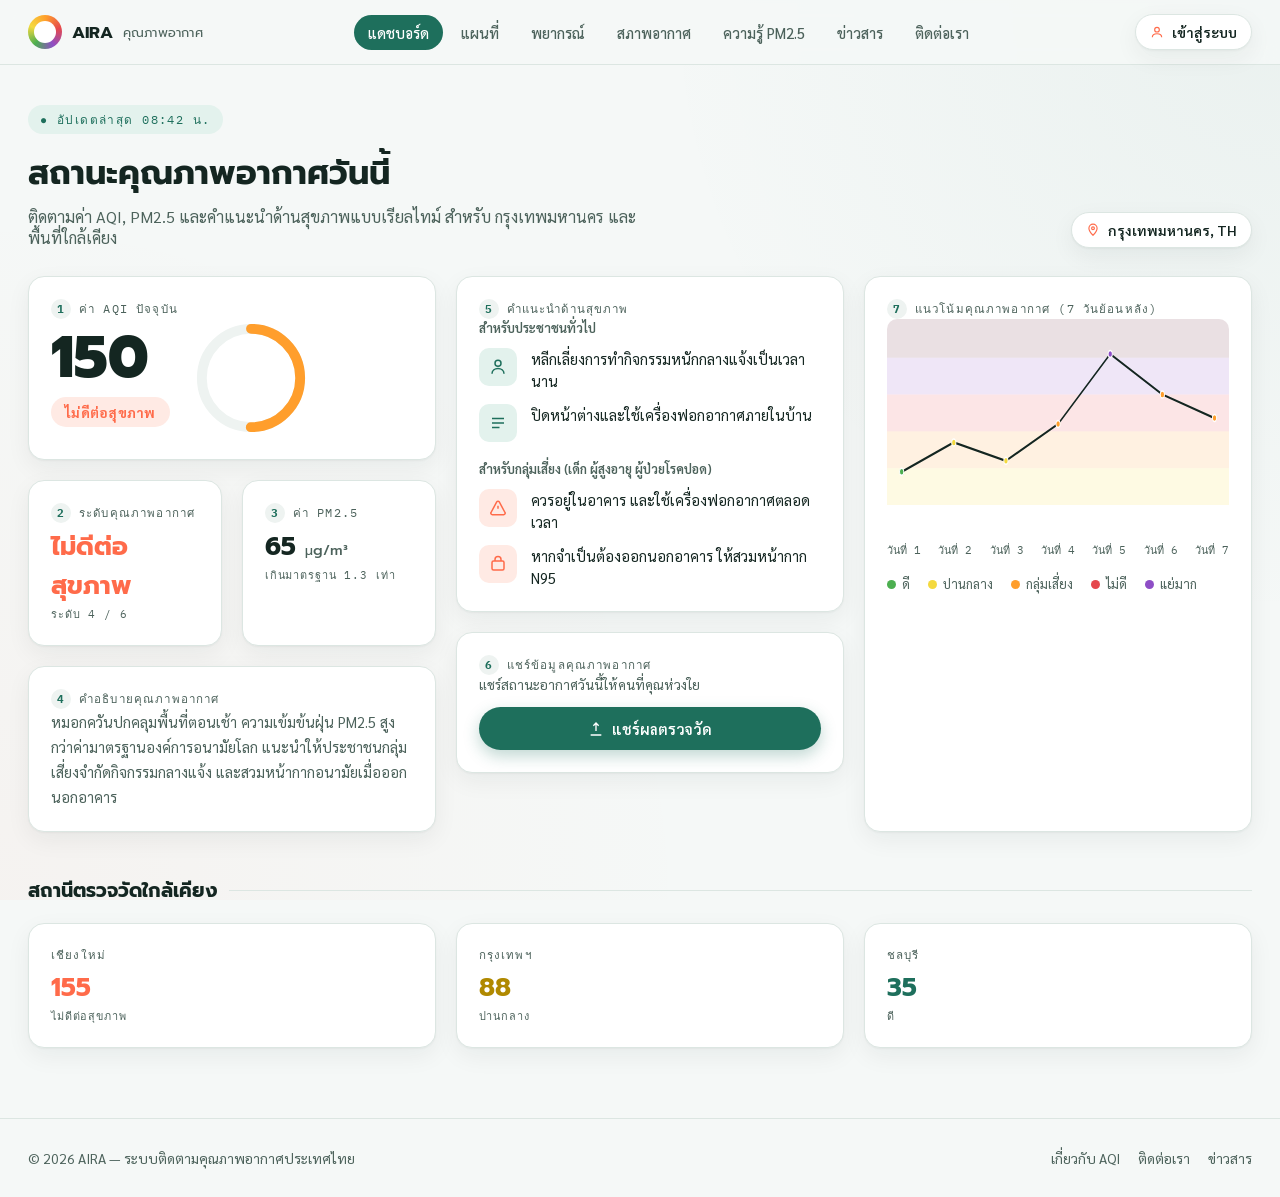
<file: index.html>
<!doctype html>
<html lang="th">
<head>
<meta charset="UTF-8">
<meta name="viewport" content="width=device-width, initial-scale=1.0">
<title>AIRA — แดชบอร์ดคุณภาพอากาศ</title>
<link rel="stylesheet" href="style.css">
</head>
<body>

<header class="topbar">
  <div class="topbar-inner">
    <a href="index.html" class="brand"><span class="brand-mark"></span> AIRA <span style="color:var(--ink-soft);font-weight:400;font-size:.8rem;">คุณภาพอากาศ</span></a>
    <nav class="nav-links">
      <a href="index.html" class="active">แดชบอร์ด</a>
      <a href="map.html">แผนที่</a>
      <a href="forecast.html">พยากรณ์</a>
      <a href="weather.html">สภาพอากาศ</a>
      <a href="knowledge.html">ความรู้ PM2.5</a>
      <a href="news.html">ข่าวสาร</a>
      <a href="contact.html">ติดต่อเรา</a>
    </nav>
    <div class="nav-right">
      <a href="login.html" class="location-pill" style="cursor:pointer;">
        <svg viewBox="0 0 24 24" fill="none" stroke="currentColor" stroke-width="2"><circle cx="12" cy="8" r="4"/><path d="M4 21c0-4 4-6 8-6s8 2 8 6"/></svg>
        เข้าสู่ระบบ
      </a>
      <button class="menu-btn" aria-label="เมนู">
        <svg width="22" height="22" viewBox="0 0 24 24" fill="none" stroke="currentColor" stroke-width="2"><path d="M3 6h18M3 12h18M3 18h18"/></svg>
      </button>
    </div>
  </div>
</header>

<main class="shell">
  <div class="page-head">
    <span class="eyebrow">● อัปเดตล่าสุด 08:42 น.</span>
    <div style="display:flex;align-items:flex-end;justify-content:space-between;gap:16px;flex-wrap:wrap;">
      <div>
        <h1>สถานะคุณภาพอากาศวันนี้</h1>
        <p class="sub">ติดตามค่า AQI, PM2.5 และคำแนะนำด้านสุขภาพแบบเรียลไทม์ สำหรับ กรุงเทพมหานคร และพื้นที่ใกล้เคียง</p>
      </div>
      <div class="location-pill">
        <svg viewBox="0 0 24 24" fill="none" stroke="currentColor" stroke-width="2"><path d="M12 21s7-6.5 7-12a7 7 0 1 0-14 0c0 5.5 7 12 7 12z"/><circle cx="12" cy="9" r="2.4"/></svg>
        กรุงเทพมหานคร, TH
      </div>
    </div>
  </div>

  <div class="grid g-3">

    <!-- Column 1 -->
    <div style="display:flex;flex-direction:column;gap:20px;">
      <div class="card">
        <div class="card-title"><span class="num">1</span>ค่า AQI ปัจจุบัน</div>
        <div class="aqi-hero">
          <div>
            <div class="aqi-number">150</div>
            <span class="aqi-badge" style="background:var(--coral-tint);color:var(--coral);">ไม่ดีต่อสุขภาพ</span>
          </div>
          <div class="ring-wrap" data-gauge="150" data-max="300">
            <svg viewBox="0 0 120 120" width="118" height="118">
              <circle class="ring-bg" cx="60" cy="60" r="50"/>
              <circle class="ring-fg" cx="60" cy="60" r="50"/>
            </svg>
          </div>
        </div>
      </div>

      <div class="grid" style="grid-template-columns:1fr 1fr;">
        <div class="card">
          <div class="card-title"><span class="num">2</span>ระดับคุณภาพอากาศ</div>
          <div class="stat-box">
            <div class="value" style="color:var(--coral);">ไม่ดีต่อสุขภาพ</div>
            <div class="label">ระดับ 4 / 6</div>
          </div>
        </div>
        <div class="card">
          <div class="card-title"><span class="num">3</span>ค่า PM2.5</div>
          <div class="stat-box">
            <div class="value">65 <small>µg/m³</small></div>
            <div class="label">เกินมาตรฐาน 1.3 เท่า</div>
          </div>
        </div>
      </div>

      <div class="card">
        <div class="card-title"><span class="num">4</span>คำอธิบายคุณภาพอากาศ</div>
        <p style="font-size:.92rem;line-height:1.7;color:var(--ink-soft);">
          หมอกควันปกคลุมพื้นที่ตอนเช้า ความเข้มข้นฝุ่น PM2.5 สูงกว่าค่ามาตรฐานองค์การอนามัยโลก แนะนำให้ประชาชนกลุ่มเสี่ยงจำกัดกิจกรรมกลางแจ้ง และสวมหน้ากากอนามัยเมื่อออกนอกอาคาร
        </p>
      </div>
    </div>

    <!-- Column 2 -->
    <div style="display:flex;flex-direction:column;gap:20px;">
      <div class="card">
        <div class="card-title"><span class="num">5</span>คำแนะนำด้านสุขภาพ</div>
        <p style="font-size:.8rem;font-weight:600;color:var(--ink-soft);margin-bottom:12px;">สำหรับประชาชนทั่วไป</p>
        <div class="advisory">
          <div class="ic">
            <svg width="18" height="18" viewBox="0 0 24 24" fill="none" stroke="currentColor" stroke-width="2"><circle cx="12" cy="7" r="4"/><path d="M4 21c0-4.5 4-7 8-7s8 2.5 8 7"/></svg>
          </div>
          <p>หลีกเลี่ยงการทำกิจกรรมหนักกลางแจ้งเป็นเวลานาน</p>
        </div>
        <div class="advisory">
          <div class="ic">
            <svg width="18" height="18" viewBox="0 0 24 24" fill="none" stroke="currentColor" stroke-width="2"><path d="M4 12h16M4 6h16M4 18h10"/></svg>
          </div>
          <p>ปิดหน้าต่างและใช้เครื่องฟอกอากาศภายในบ้าน</p>
        </div>

        <p style="font-size:.8rem;font-weight:600;color:var(--ink-soft);margin:18px 0 12px;">สำหรับกลุ่มเสี่ยง (เด็ก ผู้สูงอายุ ผู้ป่วยโรคปอด)</p>
        <div class="advisory">
          <div class="ic warn">
            <svg width="18" height="18" viewBox="0 0 24 24" fill="none" stroke="currentColor" stroke-width="2"><path d="M12 9v4M12 17h.01M10.3 3.9 2.7 18a2 2 0 0 0 1.7 3h15.2a2 2 0 0 0 1.7-3L13.7 3.9a2 2 0 0 0-3.4 0Z"/></svg>
          </div>
          <p>ควรอยู่ในอาคาร และใช้เครื่องฟอกอากาศตลอดเวลา</p>
        </div>
        <div class="advisory">
          <div class="ic warn">
            <svg width="18" height="18" viewBox="0 0 24 24" fill="none" stroke="currentColor" stroke-width="2"><rect x="4" y="8" width="16" height="12" rx="2"/><path d="M8 8V6a4 4 0 0 1 8 0v2"/></svg>
          </div>
          <p>หากจำเป็นต้องออกนอกอาคาร ให้สวมหน้ากาก N95</p>
        </div>
      </div>

      <div class="card">
        <div class="card-title"><span class="num">6</span>แชร์ข้อมูลคุณภาพอากาศ</div>
        <p style="font-size:.85rem;color:var(--ink-soft);margin-bottom:14px;">แชร์สถานะอากาศวันนี้ให้คนที่คุณห่วงใย</p>
        <button class="btn btn-primary btn-block">
          <svg width="16" height="16" viewBox="0 0 24 24" fill="none" stroke="currentColor" stroke-width="2"><path d="M12 3v12M8 7l4-4 4 4M4 21h16"/></svg>
          แชร์ผลตรวจวัด
        </button>
      </div>
    </div>

    <!-- Column 3 -->
    <div class="card">
      <div class="card-title"><span class="num">7</span>แนวโน้มคุณภาพอากาศ (7 วันย้อนหลัง)</div>
      <div class="chart-wrap" id="trendChart"></div>
      <div class="aqi-legend" style="margin-top:16px;">
        <span><i class="dot" style="background:var(--aqi-good);"></i>ดี</span>
        <span><i class="dot" style="background:var(--aqi-moderate);"></i>ปานกลาง</span>
        <span><i class="dot" style="background:var(--aqi-sensitive);"></i>กลุ่มเสี่ยง</span>
        <span><i class="dot" style="background:var(--aqi-unhealthy);"></i>ไม่ดี</span>
        <span><i class="dot" style="background:var(--aqi-verybad);"></i>แย่มาก</span>
      </div>
    </div>

  </div>

  <div class="section-title"><h2>สถานีตรวจวัดใกล้เคียง</h2></div>
  <div class="grid g-3">
    <div class="card">
      <div class="card-title">เชียงใหม่</div>
      <div class="stat-box"><div class="value" style="color:var(--coral);">155</div><div class="label">ไม่ดีต่อสุขภาพ</div></div>
    </div>
    <div class="card">
      <div class="card-title">กรุงเทพฯ</div>
      <div class="stat-box"><div class="value" style="color:#B08900;">88</div><div class="label">ปานกลาง</div></div>
    </div>
    <div class="card">
      <div class="card-title">ชลบุรี</div>
      <div class="stat-box"><div class="value" style="color:var(--teal);">35</div><div class="label">ดี</div></div>
    </div>
  </div>

</main>

<footer>
  <div class="footer-inner">
    <span>© 2026 AIRA — ระบบติดตามคุณภาพอากาศประเทศไทย</span>
    <div class="footer-links">
      <a href="knowledge.html">เกี่ยวกับ AQI</a>
      <a href="contact.html">ติดต่อเรา</a>
      <a href="news.html">ข่าวสาร</a>
    </div>
  </div>
</footer>

<script src="script.js"></script>
<script>
  drawTrendChart(document.getElementById('trendChart'), [
    {x:'วันที่ 1', y:45},{x:'วันที่ 2', y:85},{x:'วันที่ 3', y:60},
    {x:'วันที่ 4', y:110},{x:'วันที่ 5', y:205},{x:'วันที่ 6', y:150},{x:'วันที่ 7', y:118},
  ], {max:220, height:210});
</script>
</body>
</html>
</file>
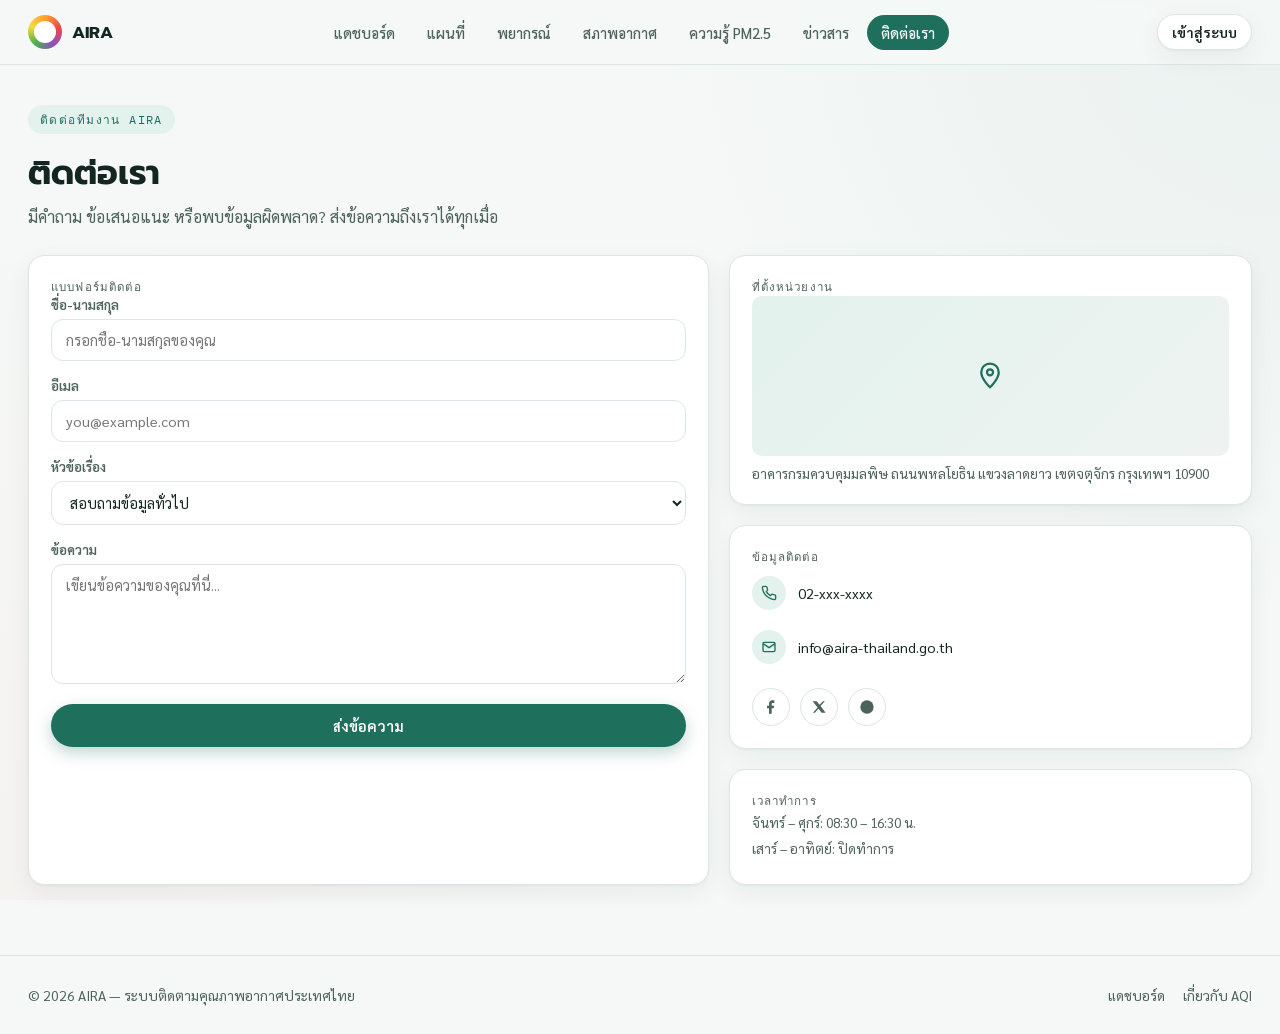
<file: contact.html>
<!doctype html>
<html lang="th">
<head>
<meta charset="UTF-8">
<meta name="viewport" content="width=device-width, initial-scale=1.0">
<title>AIRA — ติดต่อเรา</title>
<link rel="stylesheet" href="style.css">
<style>
  .form-field{ margin-bottom: 16px; }
  .form-field label{ display:block; font-size:.82rem; font-weight:600; margin-bottom:6px; color: var(--ink-soft); }
  .form-field input, .form-field select, .form-field textarea{
    width:100%; padding: 11px 14px; border-radius: 12px; border:1px solid var(--line);
    font-family: var(--font-body); font-size:.9rem; background:#fff; color: var(--ink);
  }
  .form-field textarea{ min-height:120px; resize: vertical; }
  .form-field input:focus, .form-field select:focus, .form-field textarea:focus{ border-color: var(--teal); }
  .contact-line{ display:flex; align-items:center; gap:12px; padding:10px 0; font-size:.9rem; }
  .contact-line .ic{ width:34px; height:34px; border-radius:50%; background: var(--teal-tint); color:var(--teal); display:flex; align-items:center; justify-content:center; flex:none; }
  .social-row{ display:flex; gap:10px; margin-top:14px; }
  .social-row a{ width:38px; height:38px; border-radius:50%; border:1px solid var(--line); display:flex; align-items:center; justify-content:center; color: var(--ink-soft); transition: all .15s; }
  .social-row a:hover{ background: var(--teal); border-color: var(--teal); color:#fff; }
  .map-box{ height:160px; border-radius: var(--radius-s); background: linear-gradient(135deg,var(--teal-tint),var(--surface-soft)); display:flex; align-items:center; justify-content:center; color:var(--teal); margin-bottom: 8px; }
</style>
</head>
<body>

<header class="topbar">
  <div class="topbar-inner">
    <a href="index.html" class="brand"><span class="brand-mark"></span> AIRA</a>
    <nav class="nav-links">
      <a href="index.html">แดชบอร์ด</a>
      <a href="map.html">แผนที่</a>
      <a href="forecast.html">พยากรณ์</a>
      <a href="weather.html">สภาพอากาศ</a>
      <a href="knowledge.html">ความรู้ PM2.5</a>
      <a href="news.html">ข่าวสาร</a>
      <a href="contact.html" class="active">ติดต่อเรา</a>
    </nav>
    <div class="nav-right">
      <a href="login.html" class="location-pill">เข้าสู่ระบบ</a>
      <button class="menu-btn" aria-label="เมนู"><svg width="22" height="22" viewBox="0 0 24 24" fill="none" stroke="currentColor" stroke-width="2"><path d="M3 6h18M3 12h18M3 18h18"/></svg></button>
    </div>
  </div>
</header>

<main class="shell">
  <div class="page-head">
    <span class="eyebrow">ติดต่อทีมงาน AIRA</span>
    <h1>ติดต่อเรา</h1>
    <p class="sub">มีคำถาม ข้อเสนอแนะ หรือพบข้อมูลผิดพลาด? ส่งข้อความถึงเราได้ทุกเมื่อ</p>
  </div>

  <div class="grid g-2">
    <div class="card">
      <div class="card-title">แบบฟอร์มติดต่อ</div>
      <form onsubmit="event.preventDefault(); alert('ขอบคุณสำหรับข้อความของคุณ เราจะติดต่อกลับโดยเร็วที่สุด');">
        <div class="form-field"><label>ชื่อ-นามสกุล</label><input type="text" placeholder="กรอกชื่อ-นามสกุลของคุณ" required></div>
        <div class="form-field"><label>อีเมล</label><input type="email" placeholder="you@example.com" required></div>
        <div class="form-field">
          <label>หัวข้อเรื่อง</label>
          <select>
            <option>สอบถามข้อมูลทั่วไป</option>
            <option>แจ้งข้อมูลผิดพลาด</option>
            <option>ข้อเสนอแนะการใช้งาน</option>
            <option>ความร่วมมือทางธุรกิจ</option>
          </select>
        </div>
        <div class="form-field"><label>ข้อความ</label><textarea placeholder="เขียนข้อความของคุณที่นี่..." required></textarea></div>
        <button type="submit" class="btn btn-primary btn-block">ส่งข้อความ</button>
      </form>
    </div>

    <div style="display:flex; flex-direction:column; gap:20px;">
      <div class="card">
        <div class="card-title">ที่ตั้งหน่วยงาน</div>
        <div class="map-box">
          <svg width="30" height="30" viewBox="0 0 24 24" fill="none" stroke="currentColor" stroke-width="1.8"><path d="M12 21s7-6.5 7-12a7 7 0 1 0-14 0c0 5.5 7 12 7 12z"/><circle cx="12" cy="9" r="2.4"/></svg>
        </div>
        <p style="font-size:.85rem;color:var(--ink-soft);">อาคารกรมควบคุมมลพิษ ถนนพหลโยธิน แขวงลาดยาว เขตจตุจักร กรุงเทพฯ 10900</p>
      </div>

      <div class="card">
        <div class="card-title">ข้อมูลติดต่อ</div>
        <div class="contact-line">
          <span class="ic"><svg width="16" height="16" viewBox="0 0 24 24" fill="none" stroke="currentColor" stroke-width="2"><path d="M22 16.9v3a2 2 0 0 1-2.2 2 19.8 19.8 0 0 1-8.6-3.1 19.5 19.5 0 0 1-6-6A19.8 19.8 0 0 1 2.1 4.2 2 2 0 0 1 4.1 2h3a2 2 0 0 1 2 1.7c.1.9.3 1.8.6 2.7a2 2 0 0 1-.4 2.1L8 9.9a16 16 0 0 0 6 6l1.4-1.4a2 2 0 0 1 2.1-.4c.9.3 1.8.5 2.7.6a2 2 0 0 1 1.8 2Z"/></svg></span>
          <span>02-xxx-xxxx</span>
        </div>
        <div class="contact-line">
          <span class="ic"><svg width="16" height="16" viewBox="0 0 24 24" fill="none" stroke="currentColor" stroke-width="2"><rect x="3" y="5" width="18" height="14" rx="2"/><path d="m3 7 9 6 9-6"/></svg></span>
          <span>info@aira-thailand.go.th</span>
        </div>
        <div class="social-row">
          <a href="#" aria-label="Facebook"><svg width="16" height="16" viewBox="0 0 24 24" fill="currentColor"><path d="M13 22v-8h3l1-4h-4V7.5C13 6.4 13.5 6 14.8 6H17V2.2C16.6 2.1 15.3 2 14 2c-3 0-5 1.8-5 5.2V10H6v4h3v8h4Z"/></svg></a>
          <a href="#" aria-label="X"><svg width="14" height="14" viewBox="0 0 24 24" fill="currentColor"><path d="M18.9 2H22l-7.4 8.4L23.3 22h-6.8l-5.3-6.9L4.8 22H1.7l7.9-9L1 2h7l4.8 6.3L18.9 2Z"/></svg></a>
          <a href="#" aria-label="Line"><svg width="16" height="16" viewBox="0 0 24 24" fill="currentColor"><circle cx="12" cy="12" r="10"/></svg></a>
        </div>
      </div>

      <div class="card">
        <div class="card-title">เวลาทำการ</div>
        <p style="font-size:.85rem;color:var(--ink-soft);line-height:1.9;">
          จันทร์ – ศุกร์: 08:30 – 16:30 น.<br>
          เสาร์ – อาทิตย์: ปิดทำการ
        </p>
      </div>
    </div>
  </div>
</main>

<footer>
  <div class="footer-inner">
    <span>© 2026 AIRA — ระบบติดตามคุณภาพอากาศประเทศไทย</span>
    <div class="footer-links"><a href="index.html">แดชบอร์ด</a><a href="knowledge.html">เกี่ยวกับ AQI</a></div>
  </div>
</footer>
<script src="script.js"></script>
</body>
</html>
</file>
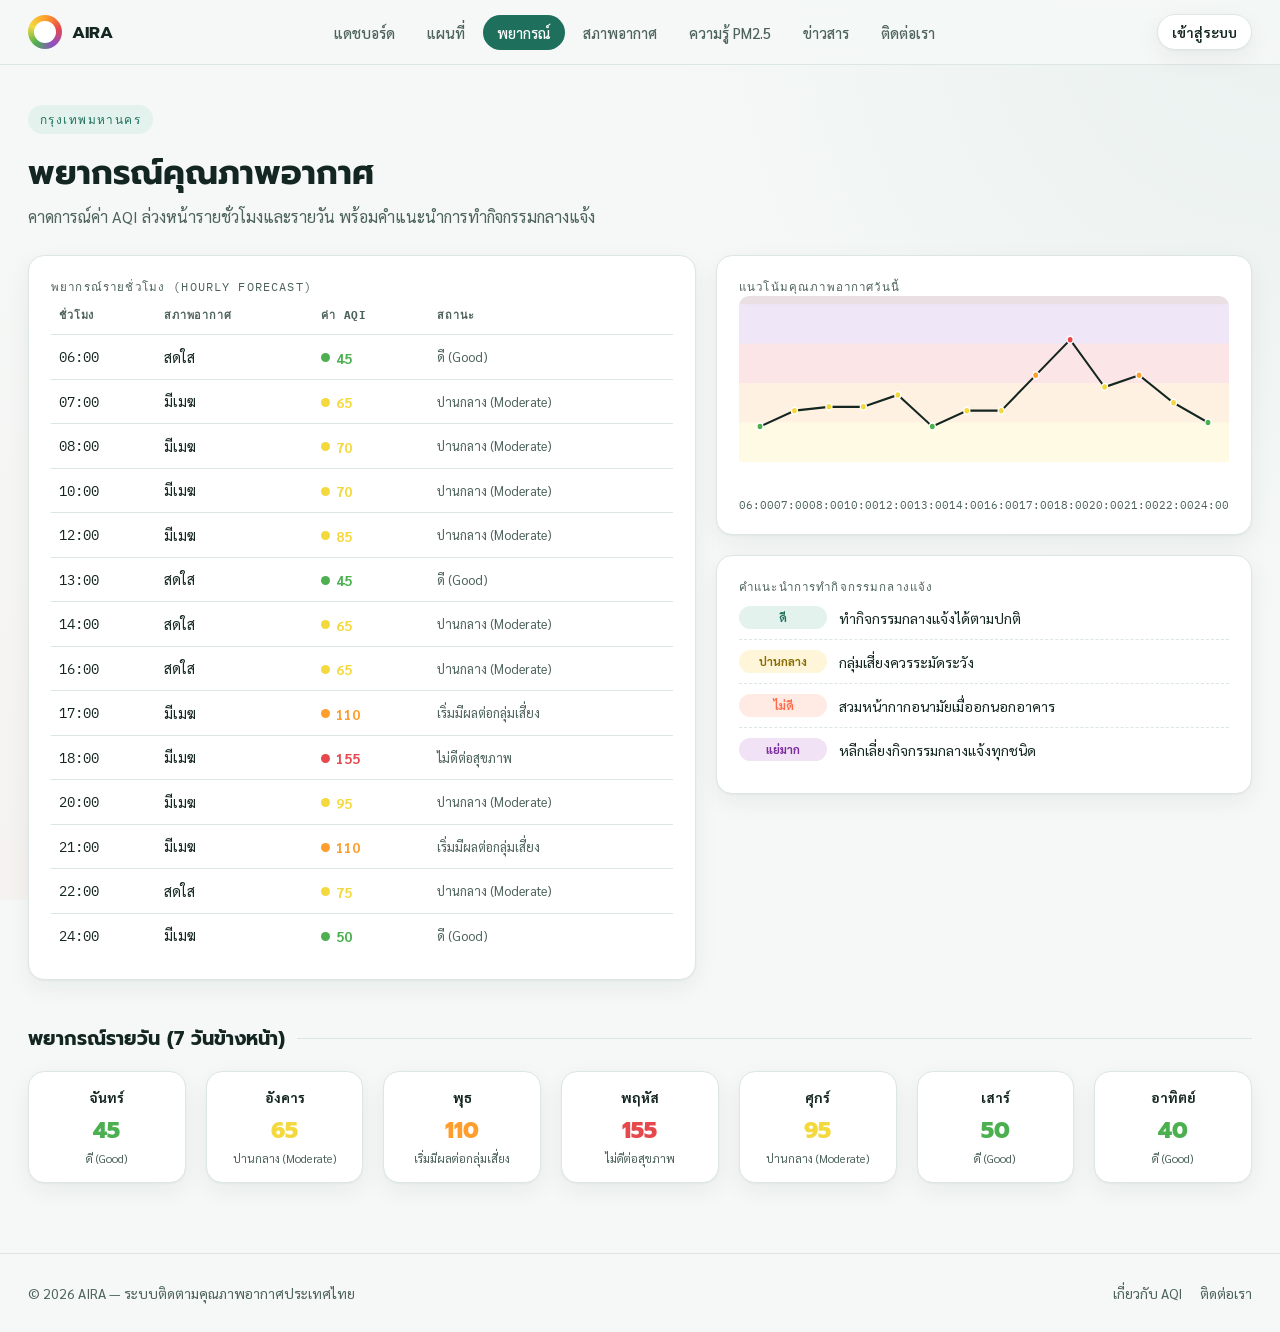
<file: forecast.html>
<!doctype html>
<html lang="th">
<head>
<meta charset="UTF-8">
<meta name="viewport" content="width=device-width, initial-scale=1.0">
<title>AIRA — พยากรณ์คุณภาพอากาศ</title>
<link rel="stylesheet" href="style.css">
<style>
  .guide-row{ display:flex; align-items:center; gap:12px; padding:10px 0; border-bottom:1px dashed var(--line); font-size:.88rem; }
  .guide-row:last-child{ border-bottom:none; }
  .guide-tag{ font-weight:700; font-size:.72rem; padding:4px 10px; border-radius:999px; flex:none; width: 88px; text-align:center; }
  .day-card{ text-align:center; padding: 16px 8px; }
  .day-card .d{ font-weight:700; font-size:.85rem; }
  .day-card .aqi{ font-family: var(--font-display); font-weight:800; font-size:1.4rem; margin: 8px 0 4px; }
  .day-card .lv{ font-size:.72rem; color:var(--ink-soft); }
</style>
</head>
<body>

<header class="topbar">
  <div class="topbar-inner">
    <a href="index.html" class="brand"><span class="brand-mark"></span> AIRA</a>
    <nav class="nav-links">
      <a href="index.html">แดชบอร์ด</a>
      <a href="map.html">แผนที่</a>
      <a href="forecast.html" class="active">พยากรณ์</a>
      <a href="weather.html">สภาพอากาศ</a>
      <a href="knowledge.html">ความรู้ PM2.5</a>
      <a href="news.html">ข่าวสาร</a>
      <a href="contact.html">ติดต่อเรา</a>
    </nav>
    <div class="nav-right">
      <a href="login.html" class="location-pill">เข้าสู่ระบบ</a>
      <button class="menu-btn" aria-label="เมนู"><svg width="22" height="22" viewBox="0 0 24 24" fill="none" stroke="currentColor" stroke-width="2"><path d="M3 6h18M3 12h18M3 18h18"/></svg></button>
    </div>
  </div>
</header>

<main class="shell">
  <div class="page-head">
    <span class="eyebrow">กรุงเทพมหานคร</span>
    <h1>พยากรณ์คุณภาพอากาศ</h1>
    <p class="sub">คาดการณ์ค่า AQI ล่วงหน้ารายชั่วโมงและรายวัน พร้อมคำแนะนำการทำกิจกรรมกลางแจ้ง</p>
  </div>

  <div class="grid g-2">
    <div class="card">
      <div class="card-title">พยากรณ์รายชั่วโมง (Hourly Forecast)</div>
      <table>
        <thead><tr><th>ชั่วโมง</th><th>สภาพอากาศ</th><th>ค่า AQI</th><th>สถานะ</th></tr></thead>
        <tbody id="hourlyBody"></tbody>
      </table>
    </div>

    <div style="display:flex;flex-direction:column;gap:20px;">
      <div class="card">
        <div class="card-title">แนวโน้มคุณภาพอากาศวันนี้</div>
        <div class="chart-wrap" id="hourlyChart"></div>
      </div>
      <div class="card">
        <div class="card-title">คำแนะนำการทำกิจกรรมกลางแจ้ง</div>
        <div class="guide-row"><span class="guide-tag" style="background:var(--teal-tint);color:var(--teal);">ดี</span> ทำกิจกรรมกลางแจ้งได้ตามปกติ</div>
        <div class="guide-row"><span class="guide-tag" style="background:#FFF6D9;color:#8A6D00;">ปานกลาง</span> กลุ่มเสี่ยงควรระมัดระวัง</div>
        <div class="guide-row"><span class="guide-tag" style="background:var(--coral-tint);color:var(--coral);">ไม่ดี</span> สวมหน้ากากอนามัยเมื่ออกนอกอาคาร</div>
        <div class="guide-row"><span class="guide-tag" style="background:#F1E2F5;color:#7A2E9E;">แย่มาก</span> หลีกเลี่ยงกิจกรรมกลางแจ้งทุกชนิด</div>
      </div>
    </div>
  </div>

  <div class="section-title"><h2>พยากรณ์รายวัน (7 วันข้างหน้า)</h2></div>
  <div class="grid" style="grid-template-columns:repeat(7,1fr);" id="dailyGrid"></div>
</main>

<footer>
  <div class="footer-inner">
    <span>© 2026 AIRA — ระบบติดตามคุณภาพอากาศประเทศไทย</span>
    <div class="footer-links"><a href="knowledge.html">เกี่ยวกับ AQI</a><a href="contact.html">ติดต่อเรา</a></div>
  </div>
</footer>

<script src="script.js"></script>
<script>
  const hourly = [
    {h:'06:00', aqi:45, w:'สดใส'}, {h:'07:00', aqi:65, w:'มีเมฆ'}, {h:'08:00', aqi:70, w:'มีเมฆ'},
    {h:'10:00', aqi:70, w:'มีเมฆ'}, {h:'12:00', aqi:85, w:'มีเมฆ'}, {h:'13:00', aqi:45, w:'สดใส'},
    {h:'14:00', aqi:65, w:'สดใส'}, {h:'16:00', aqi:65, w:'สดใส'}, {h:'17:00', aqi:110, w:'มีเมฆ'},
    {h:'18:00', aqi:155, w:'มีเมฆ'}, {h:'20:00', aqi:95, w:'มีเมฆ'}, {h:'21:00', aqi:110, w:'มีเมฆ'},
    {h:'22:00', aqi:75, w:'สดใส'}, {h:'24:00', aqi:50, w:'มีเมฆ'},
  ];
  const body = document.getElementById('hourlyBody');
  hourly.forEach(row => {
    const tr = document.createElement('tr');
    tr.innerHTML = `<td class="mono">${row.h}</td><td>${row.w}</td>
      <td><span class="aqi-pill" style="color:${aqiColor(row.aqi)};"><i class="aqi-dot" style="background:${aqiColor(row.aqi)}"></i>${row.aqi}</span></td>
      <td style="font-size:.8rem;color:var(--ink-soft);">${aqiLabelTH(row.aqi)}</td>`;
    body.appendChild(tr);
  });

  drawTrendChart(document.getElementById('hourlyChart'),
    hourly.map(r => ({x:r.h, y:r.aqi})), {max:180, height:190});

  const daily = [
    {d:'จันทร์', aqi:45},{d:'อังคาร', aqi:65},{d:'พุธ', aqi:110},
    {d:'พฤหัส', aqi:155},{d:'ศุกร์', aqi:95},{d:'เสาร์', aqi:50},{d:'อาทิตย์', aqi:40},
  ];
  const dGrid = document.getElementById('dailyGrid');
  daily.forEach(d => {
    const card = document.createElement('div');
    card.className = 'card day-card';
    card.innerHTML = `<div class="d">${d.d}</div>
      <div class="aqi" style="color:${aqiColor(d.aqi)};">${d.aqi}</div>
      <div class="lv">${aqiLabelTH(d.aqi)}</div>`;
    dGrid.appendChild(card);
  });
</script>
</body>
</html>
</file>
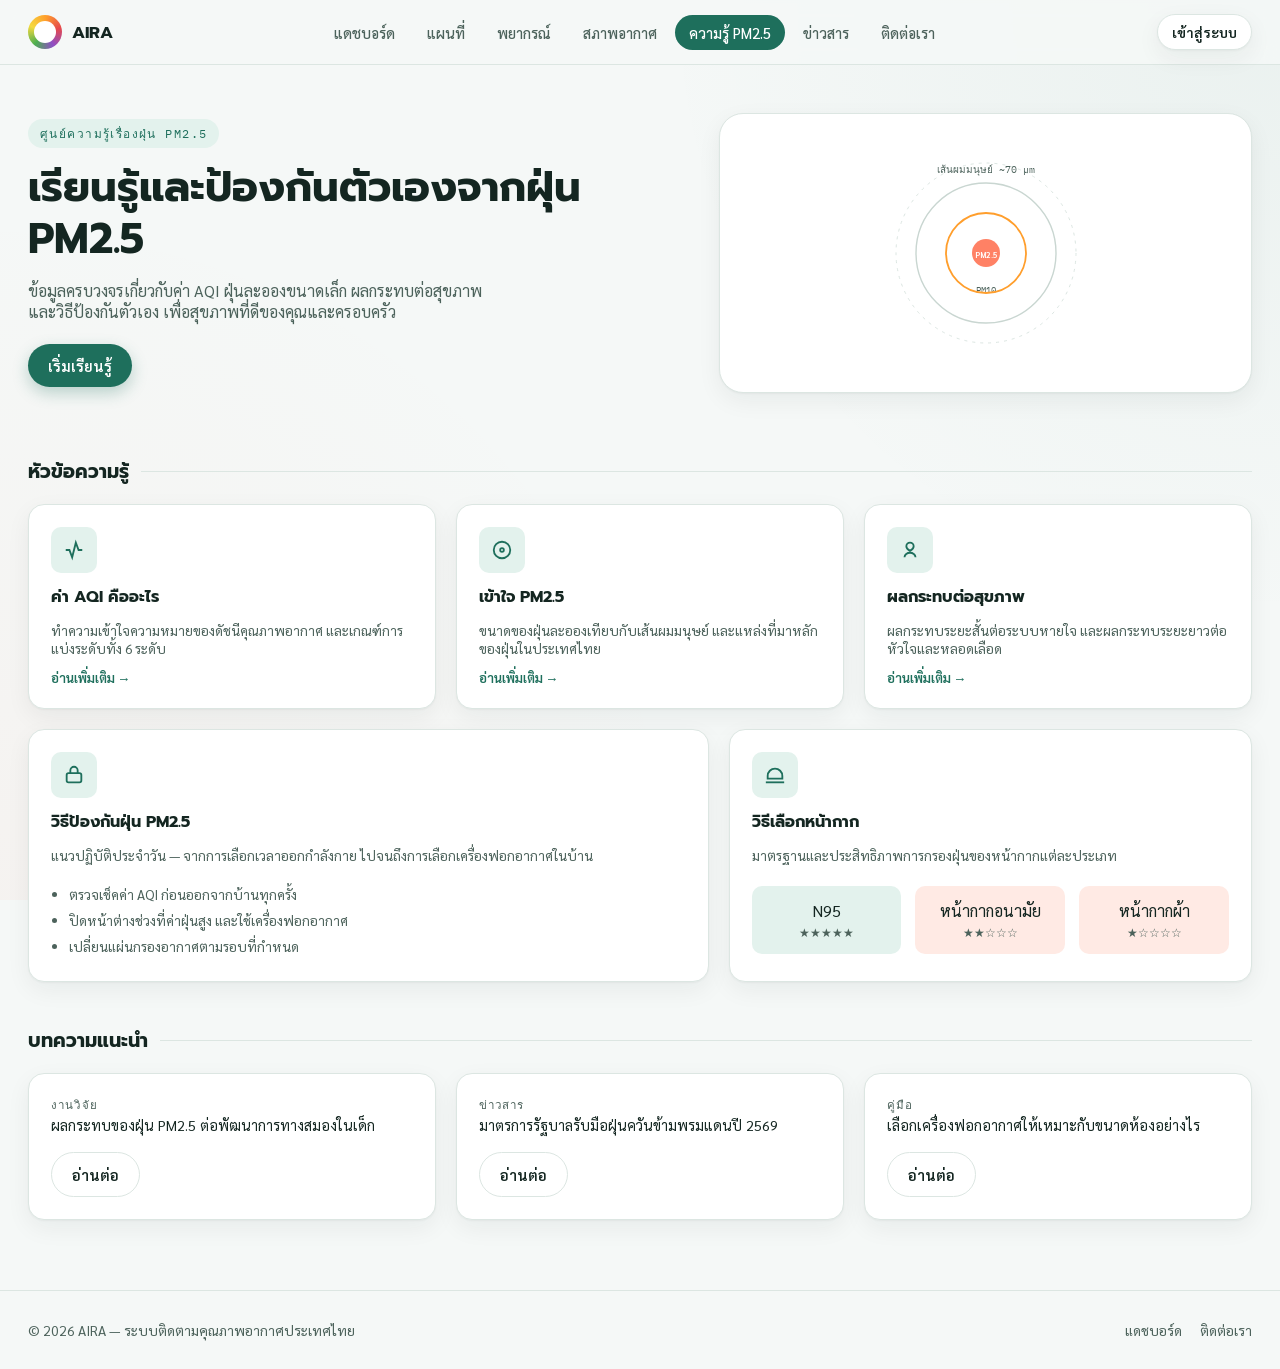
<file: knowledge.html>
<!doctype html>
<html lang="th">
<head>
<meta charset="UTF-8">
<meta name="viewport" content="width=device-width, initial-scale=1.0">
<title>AIRA — ศูนย์ความรู้เรื่อง PM2.5</title>
<link rel="stylesheet" href="style.css">
<style>
  .hero{
    display:grid; grid-template-columns: 1.1fr .9fr; gap: 40px; align-items:center;
    padding: 48px 0 20px;
  }
  @media (max-width:860px){ .hero{ grid-template-columns:1fr; } }
  .hero h1{ font-size: clamp(1.8rem,3.4vw,2.6rem); line-height:1.25; }
  .hero .sub{ margin-top:14px; font-size:1rem; color:var(--ink-soft); max-width:480px; }
  .particle-diagram{
    position:relative; height:280px; background: var(--surface); border:1px solid var(--line);
    border-radius: var(--radius-l); box-shadow: var(--shadow-card); display:flex; align-items:center; justify-content:center;
  }
  .topic-card{ display:flex; flex-direction:column; gap:12px; }
  .topic-card .ic-wrap{
    width:46px; height:46px; border-radius: var(--radius-s); background: var(--teal-tint); color: var(--teal);
    display:flex; align-items:center; justify-content:center;
  }
  .topic-card h3{ font-size:1rem; font-weight:700; }
  .topic-card p{ font-size:.85rem; color:var(--ink-soft); }
  .mask-row{ display:flex; gap:14px; margin-top:10px; flex-wrap:wrap; }
  .mask-item{ flex:1; min-width:110px; text-align:center; padding:14px 8px; border-radius: var(--radius-s); background: var(--surface-soft); }
  .mask-item .stars{ font-size:.72rem; color:var(--ink-soft); margin-top:4px; }
  .mask-item.good{ background: var(--teal-tint); }
  .mask-item.bad{ background: var(--coral-tint); }
</style>
</head>
<body>

<header class="topbar">
  <div class="topbar-inner">
    <a href="index.html" class="brand"><span class="brand-mark"></span> AIRA</a>
    <nav class="nav-links">
      <a href="index.html">แดชบอร์ด</a>
      <a href="map.html">แผนที่</a>
      <a href="forecast.html">พยากรณ์</a>
      <a href="weather.html">สภาพอากาศ</a>
      <a href="knowledge.html" class="active">ความรู้ PM2.5</a>
      <a href="news.html">ข่าวสาร</a>
      <a href="contact.html">ติดต่อเรา</a>
    </nav>
    <div class="nav-right">
      <a href="login.html" class="location-pill">เข้าสู่ระบบ</a>
      <button class="menu-btn" aria-label="เมนู"><svg width="22" height="22" viewBox="0 0 24 24" fill="none" stroke="currentColor" stroke-width="2"><path d="M3 6h18M3 12h18M3 18h18"/></svg></button>
    </div>
  </div>
</header>

<main class="shell">
  <div class="hero">
    <div>
      <span class="eyebrow">ศูนย์ความรู้เรื่องฝุ่น PM2.5</span>
      <h1>เรียนรู้และป้องกันตัวเองจากฝุ่น PM2.5</h1>
      <p class="sub">ข้อมูลครบวงจรเกี่ยวกับค่า AQI ฝุ่นละอองขนาดเล็ก ผลกระทบต่อสุขภาพ และวิธีป้องกันตัวเอง เพื่อสุขภาพที่ดีของคุณและครอบครัว</p>
      <a href="#topics" class="btn btn-primary" style="margin-top:22px;">เริ่มเรียนรู้</a>
    </div>
    <div class="particle-diagram">
      <svg width="220" height="220" viewBox="0 0 220 220">
        <circle cx="110" cy="110" r="90" fill="none" stroke="var(--line)" stroke-dasharray="3 5"/>
        <text x="110" y="30" text-anchor="middle" class="mono" font-size="10" fill="var(--ink-soft)">เส้นผมมนุษย์ ~70 µm</text>
        <circle cx="110" cy="110" r="70" fill="none" stroke="#C9D6D1" stroke-width="1.4"/>
        <text x="110" y="150" text-anchor="middle" class="mono" font-size="9" fill="var(--ink-soft)">PM10</text>
        <circle cx="110" cy="110" r="40" fill="none" stroke="var(--aqi-sensitive)" stroke-width="1.8"/>
        <circle cx="110" cy="110" r="14" fill="var(--coral)" opacity=".85"/>
        <text x="110" y="115" text-anchor="middle" fill="#fff" font-size="8" font-weight="700">PM2.5</text>
      </svg>
    </div>
  </div>

  <div class="section-title" id="topics"><h2>หัวข้อความรู้</h2></div>
  <div class="grid g-3">
    <div class="card topic-card">
      <div class="ic-wrap"><svg width="22" height="22" viewBox="0 0 24 24" fill="none" stroke="currentColor" stroke-width="2"><path d="M3 12h4l3 8 4-16 3 8h4"/></svg></div>
      <h3>ค่า AQI คืออะไร</h3>
      <p>ทำความเข้าใจความหมายของดัชนีคุณภาพอากาศ และเกณฑ์การแบ่งระดับทั้ง 6 ระดับ</p>
      <a href="#" style="font-size:.82rem;font-weight:600;color:var(--teal);">อ่านเพิ่มเติม →</a>
    </div>
    <div class="card topic-card">
      <div class="ic-wrap"><svg width="22" height="22" viewBox="0 0 24 24" fill="none" stroke="currentColor" stroke-width="2"><circle cx="12" cy="12" r="9"/><circle cx="12" cy="12" r="2"/></svg></div>
      <h3>เข้าใจ PM2.5</h3>
      <p>ขนาดของฝุ่นละอองเทียบกับเส้นผมมนุษย์ และแหล่งที่มาหลักของฝุ่นในประเทศไทย</p>
      <a href="#" style="font-size:.82rem;font-weight:600;color:var(--teal);">อ่านเพิ่มเติม →</a>
    </div>
    <div class="card topic-card">
      <div class="ic-wrap"><svg width="22" height="22" viewBox="0 0 24 24" fill="none" stroke="currentColor" stroke-width="2"><path d="M12 4a4 4 0 0 1 4 4c0 3-4 5-4 5s-4-2-4-5a4 4 0 0 1 4-4Z"/><path d="M6 20c0-3 3-5 6-5s6 2 6 5"/></svg></div>
      <h3>ผลกระทบต่อสุขภาพ</h3>
      <p>ผลกระทบระยะสั้นต่อระบบหายใจ และผลกระทบระยะยาวต่อหัวใจและหลอดเลือด</p>
      <a href="#" style="font-size:.82rem;font-weight:600;color:var(--teal);">อ่านเพิ่มเติม →</a>
    </div>
  </div>

  <div class="grid g-2" style="margin-top:20px;">
    <div class="card topic-card">
      <div class="ic-wrap"><svg width="22" height="22" viewBox="0 0 24 24" fill="none" stroke="currentColor" stroke-width="2"><rect x="4" y="10" width="16" height="10" rx="2"/><path d="M8 10V7a4 4 0 0 1 8 0v3"/></svg></div>
      <h3>วิธีป้องกันฝุ่น PM2.5</h3>
      <p>แนวปฏิบัติประจำวัน — จากการเลือกเวลาออกกำลังกาย ไปจนถึงการเลือกเครื่องฟอกอากาศในบ้าน</p>
      <ul style="margin:6px 0 0;padding-left:18px;font-size:.85rem;color:var(--ink-soft);line-height:1.9;">
        <li>ตรวจเช็คค่า AQI ก่อนออกจากบ้านทุกครั้ง</li>
        <li>ปิดหน้าต่างช่วงที่ค่าฝุ่นสูง และใช้เครื่องฟอกอากาศ</li>
        <li>เปลี่ยนแผ่นกรองอากาศตามรอบที่กำหนด</li>
      </ul>
    </div>
    <div class="card topic-card">
      <div class="ic-wrap"><svg width="22" height="22" viewBox="0 0 24 24" fill="none" stroke="currentColor" stroke-width="2"><path d="M4 13a8 8 0 0 1 16 0v3H4v-3Z"/><path d="M2 20h20"/></svg></div>
      <h3>วิธีเลือกหน้ากาก</h3>
      <p>มาตรฐานและประสิทธิภาพการกรองฝุ่นของหน้ากากแต่ละประเภท</p>
      <div class="mask-row">
        <div class="mask-item good"><div>N95</div><div class="stars">★★★★★</div></div>
        <div class="mask-item bad"><div>หน้ากากอนามัย</div><div class="stars">★★☆☆☆</div></div>
        <div class="mask-item bad"><div>หน้ากากผ้า</div><div class="stars">★☆☆☆☆</div></div>
      </div>
    </div>
  </div>

  <div class="section-title"><h2>บทความแนะนำ</h2></div>
  <div class="grid g-3">
    <div class="card"><div class="card-title">งานวิจัย</div><p style="font-size:.9rem;line-height:1.6;">ผลกระทบของฝุ่น PM2.5 ต่อพัฒนาการทางสมองในเด็ก</p><a href="news.html" class="btn btn-outline" style="margin-top:14px;">อ่านต่อ</a></div>
    <div class="card"><div class="card-title">ข่าวสาร</div><p style="font-size:.9rem;line-height:1.6;">มาตรการรัฐบาลรับมือฝุ่นควันข้ามพรมแดนปี 2569</p><a href="news.html" class="btn btn-outline" style="margin-top:14px;">อ่านต่อ</a></div>
    <div class="card"><div class="card-title">คู่มือ</div><p style="font-size:.9rem;line-height:1.6;">เลือกเครื่องฟอกอากาศให้เหมาะกับขนาดห้องอย่างไร</p><a href="news.html" class="btn btn-outline" style="margin-top:14px;">อ่านต่อ</a></div>
  </div>
</main>

<footer>
  <div class="footer-inner">
    <span>© 2026 AIRA — ระบบติดตามคุณภาพอากาศประเทศไทย</span>
    <div class="footer-links"><a href="index.html">แดชบอร์ด</a><a href="contact.html">ติดต่อเรา</a></div>
  </div>
</footer>
<script src="script.js"></script>
</body>
</html>
</file>
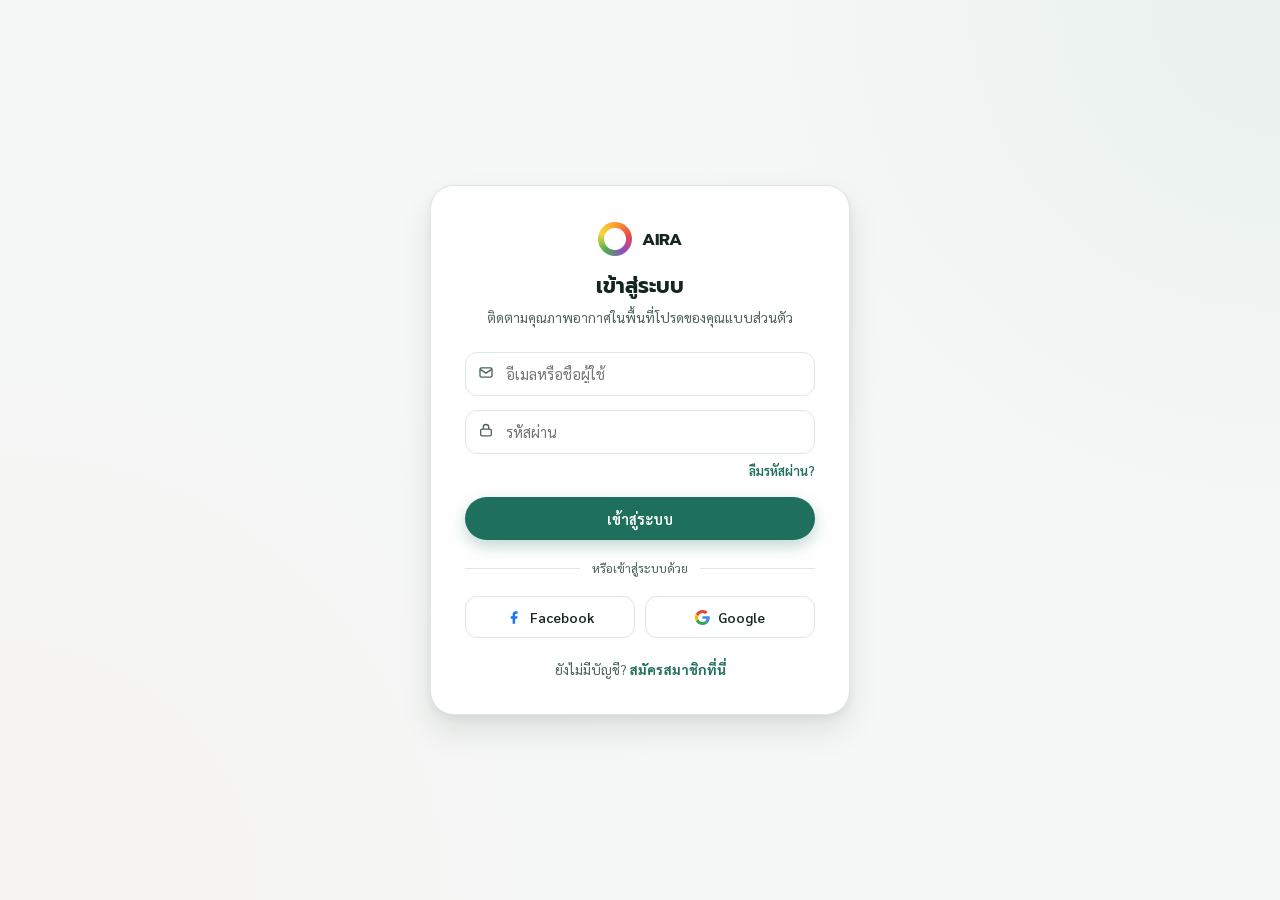
<file: login.html>
<!doctype html>
<html lang="th">
<head>
<meta charset="UTF-8">
<meta name="viewport" content="width=device-width, initial-scale=1.0">
<title>AIRA — เข้าสู่ระบบ</title>
<link rel="stylesheet" href="style.css">
<style>
  body{ display:flex; align-items:center; justify-content:center; min-height:100vh; padding: 24px; }
  .login-card{
    width:100%; max-width: 420px; background: var(--surface); border:1px solid var(--line);
    border-radius: var(--radius-l); box-shadow: var(--shadow-hover); padding: 36px 34px;
  }
  .login-head{ text-align:center; margin-bottom: 26px; }
  .login-head .brand{ justify-content:center; margin-bottom:14px; }
  .login-head h1{ font-size:1.3rem; font-weight:700; }
  .login-head p{ font-size:.85rem; color:var(--ink-soft); margin-top:6px; }
  .field{ margin-bottom:14px; position:relative; }
  .field input{
    width:100%; padding: 12px 14px 12px 40px; border-radius: 12px; border:1px solid var(--line);
    font-family: var(--font-body); font-size:.9rem;
  }
  .field input:focus{ border-color: var(--teal); }
  .field .fic{ position:absolute; left:13px; top:50%; transform:translateY(-50%); color: var(--ink-soft); }
  .field-row{ display:flex; justify-content:flex-end; margin: -6px 0 18px; }
  .field-row a{ font-size:.8rem; color: var(--teal); font-weight:600; }
  .divider{ display:flex; align-items:center; gap:12px; margin: 20px 0; color: var(--ink-soft); font-size:.78rem; }
  .divider::before, .divider::after{ content:''; flex:1; height:1px; background: var(--line); }
  .oauth-row{ display:flex; gap:10px; }
  .oauth-btn{
    flex:1; display:flex; align-items:center; justify-content:center; gap:8px; padding:11px; border-radius:12px;
    border:1px solid var(--line); background:#fff; font-size:.85rem; font-weight:600; color: var(--ink);
  }
  .oauth-btn:hover{ border-color: var(--teal); }
  .signup-line{ text-align:center; margin-top:22px; font-size:.85rem; color: var(--ink-soft); }
  .signup-line a{ color: var(--teal); font-weight:700; }
</style>
</head>
<body>

<div class="login-card">
  <div class="login-head">
    <a href="index.html" class="brand"><span class="brand-mark"></span> AIRA</a>
    <h1>เข้าสู่ระบบ</h1>
    <p>ติดตามคุณภาพอากาศในพื้นที่โปรดของคุณแบบส่วนตัว</p>
  </div>

  <form onsubmit="event.preventDefault(); alert('เข้าสู่ระบบสำเร็จ (ตัวอย่างการสาธิต)');">
    <div class="field">
      <span class="fic"><svg width="16" height="16" viewBox="0 0 24 24" fill="none" stroke="currentColor" stroke-width="2"><rect x="3" y="5" width="18" height="14" rx="2"/><path d="m3 7 9 6 9-6"/></svg></span>
      <input type="text" placeholder="อีเมลหรือชื่อผู้ใช้" required>
    </div>
    <div class="field">
      <span class="fic"><svg width="16" height="16" viewBox="0 0 24 24" fill="none" stroke="currentColor" stroke-width="2"><rect x="4" y="10" width="16" height="10" rx="2"/><path d="M8 10V7a4 4 0 0 1 8 0v3"/></svg></span>
      <input type="password" placeholder="รหัสผ่าน" required>
    </div>
    <div class="field-row"><a href="#">ลืมรหัสผ่าน?</a></div>
    <button type="submit" class="btn btn-primary btn-block">เข้าสู่ระบบ</button>
  </form>

  <div class="divider">หรือเข้าสู่ระบบด้วย</div>
  <div class="oauth-row">
    <button class="oauth-btn"><svg width="15" height="15" viewBox="0 0 24 24" fill="#1877F2"><path d="M13 22v-8h3l1-4h-4V7.5C13 6.4 13.5 6 14.8 6H17V2.2C16.6 2.1 15.3 2 14 2c-3 0-5 1.8-5 5.2V10H6v4h3v8h4Z"/></svg> Facebook</button>
    <button class="oauth-btn">
      <svg width="15" height="15" viewBox="0 0 24 24"><path fill="#4285F4" d="M23.5 12.3c0-.9-.1-1.5-.2-2.2H12v4h6.5c-.1 1.1-.9 2.8-2.6 3.9l4 3.1c2.4-2.2 3.6-5.4 3.6-8.8Z"/><path fill="#34A853" d="M12 24c3.2 0 6-1.1 8-2.9l-4-3.1c-1.1.7-2.5 1.2-4 1.2-3.1 0-5.7-2.1-6.6-4.9l-4.1 3.2C3.3 21.4 7.3 24 12 24Z"/><path fill="#FBBC05" d="M5.4 14.3a7.2 7.2 0 0 1 0-4.6L1.3 6.5a12 12 0 0 0 0 11l4.1-3.2Z"/><path fill="#EA4335" d="M12 4.8c1.8 0 3.4.6 4.6 1.8l3.5-3.4C18 1.2 15.2 0 12 0 7.3 0 3.3 2.6 1.3 6.5l4.1 3.2C6.3 6.9 8.9 4.8 12 4.8Z"/></svg> Google
    </button>
  </div>

  <p class="signup-line">ยังไม่มีบัญชี? <a href="#">สมัครสมาชิกที่นี่</a></p>
</div>

<script src="script.js"></script>
</body>
</html>
</file>
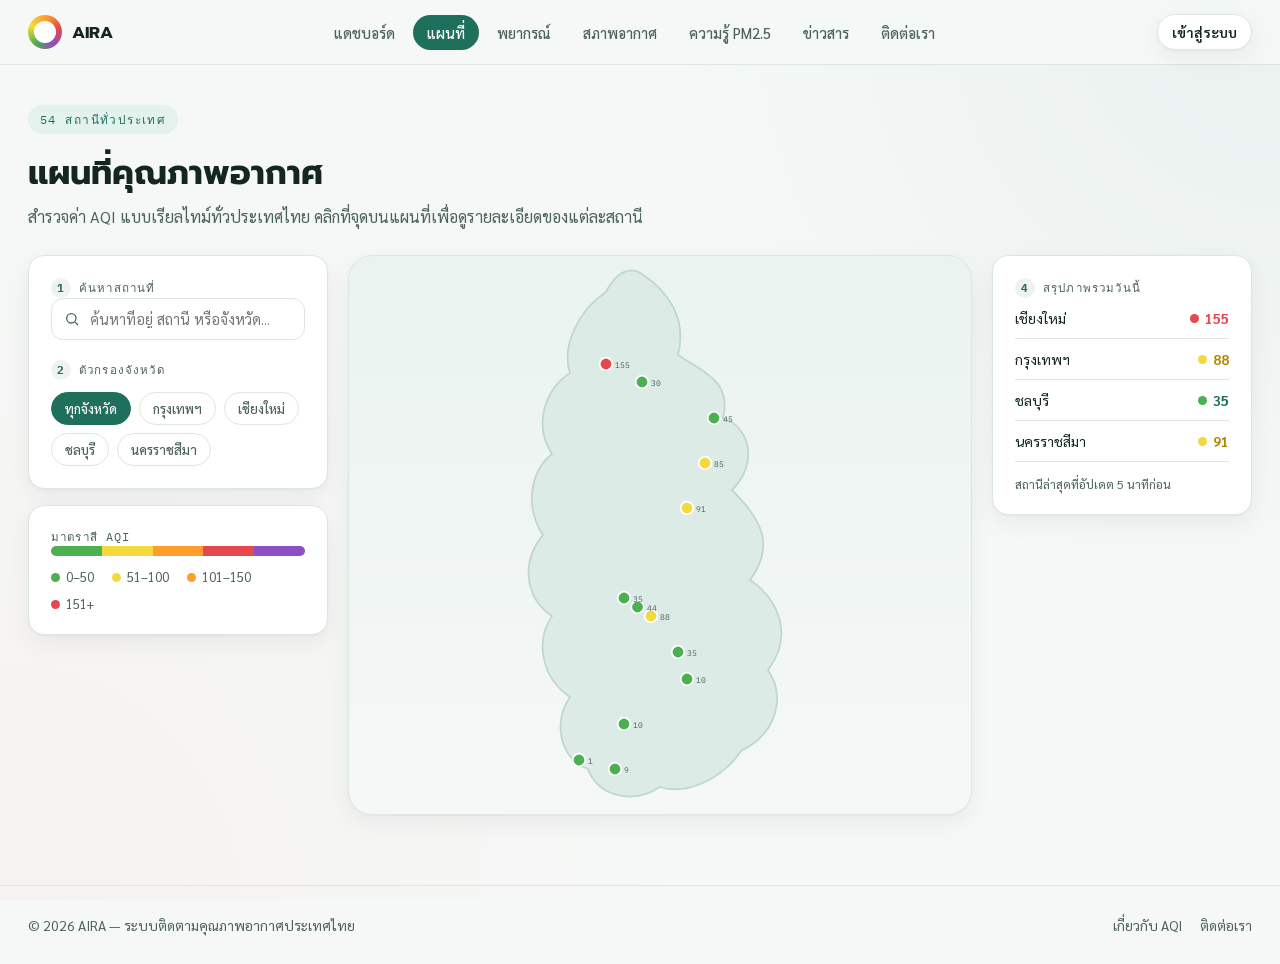
<file: map.html>
<!doctype html>
<html lang="th">
<head>
<meta charset="UTF-8">
<meta name="viewport" content="width=device-width, initial-scale=1.0">
<title>AIRA — แผนที่คุณภาพอากาศ</title>
<link rel="stylesheet" href="style.css">
<style>
  .map-shell{ display:grid; grid-template-columns: 300px 1fr 260px; gap:20px; align-items:start; }
  @media (max-width:1100px){ .map-shell{ grid-template-columns:1fr; } }
  .map-canvas{
    position:relative; height: 560px; border-radius: var(--radius-l); overflow:hidden;
    background: linear-gradient(180deg,#EAF3F0,#F5F8F7);
    border: 1px solid var(--line); box-shadow: var(--shadow-card);
  }
  .map-canvas svg{ width:100%; height:100%; }
  .station{ cursor:pointer; transition: r .15s; }
  .station:hover{ r:9; }
  .station-tag{ font-family: var(--font-mono); font-size: 9px; fill: var(--ink-soft); }
  .search-input{
    width:100%; padding: 11px 14px 11px 38px; border-radius: 12px; border:1px solid var(--line);
    background: var(--surface) url('data:image/svg+xml;utf8,<svg xmlns="http://www.w3.org/2000/svg" width="16" height="16" fill="none" stroke="%234C625B" stroke-width="2" viewBox="0 0 24 24"><circle cx="11" cy="11" r="7"/><path d="m21 21-4.3-4.3"/></svg>') no-repeat 12px center;
    font-family: var(--font-body); font-size:.9rem;
  }
  .chip-row{ display:flex; flex-wrap:wrap; gap:8px; margin-top:12px; }
  .chip{
    padding:7px 13px; border-radius:999px; border:1px solid var(--line); background:#fff; font-size:.82rem; font-weight:500; color: var(--ink-soft);
  }
  .chip.active{ background: var(--teal); border-color: var(--teal); color:#fff; }
  .station-row{ display:flex; align-items:center; justify-content:space-between; padding: 11px 0; border-bottom:1px solid var(--line); font-size:.88rem; }
  .station-row:last-child{ border-bottom:none; }
  .popup{
    position:absolute; width: 220px; background:#fff; border-radius: var(--radius-m); box-shadow: var(--shadow-hover);
    border:1px solid var(--line); padding:16px; display:none;
  }
  .popup.show{ display:block; }
  .popup .close{ position:absolute; top:10px; right:12px; background:none; border:none; font-size:16px; color:var(--ink-soft); }
</style>
</head>
<body>

<header class="topbar">
  <div class="topbar-inner">
    <a href="index.html" class="brand"><span class="brand-mark"></span> AIRA</a>
    <nav class="nav-links">
      <a href="index.html">แดชบอร์ด</a>
      <a href="map.html" class="active">แผนที่</a>
      <a href="forecast.html">พยากรณ์</a>
      <a href="weather.html">สภาพอากาศ</a>
      <a href="knowledge.html">ความรู้ PM2.5</a>
      <a href="news.html">ข่าวสาร</a>
      <a href="contact.html">ติดต่อเรา</a>
    </nav>
    <div class="nav-right">
      <a href="login.html" class="location-pill">เข้าสู่ระบบ</a>
      <button class="menu-btn" aria-label="เมนู"><svg width="22" height="22" viewBox="0 0 24 24" fill="none" stroke="currentColor" stroke-width="2"><path d="M3 6h18M3 12h18M3 18h18"/></svg></button>
    </div>
  </div>
</header>

<main class="shell">
  <div class="page-head">
    <span class="eyebrow">54 สถานีทั่วประเทศ</span>
    <h1>แผนที่คุณภาพอากาศ</h1>
    <p class="sub">สำรวจค่า AQI แบบเรียลไทม์ทั่วประเทศไทย คลิกที่จุดบนแผนที่เพื่อดูรายละเอียดของแต่ละสถานี</p>
  </div>

  <div class="map-shell">
    <!-- Left: search & filter -->
    <div style="display:flex;flex-direction:column;gap:16px;">
      <div class="card">
        <div class="card-title"><span class="num">1</span>ค้นหาสถานที่</div>
        <input class="search-input" placeholder="ค้นหาที่อยู่ สถานี หรือจังหวัด...">
        <div class="card-title" style="margin-top:20px;"><span class="num">2</span>ตัวกรองจังหวัด</div>
        <div class="chip-row">
          <span class="chip active">ทุกจังหวัด</span>
          <span class="chip">กรุงเทพฯ</span>
          <span class="chip">เชียงใหม่</span>
          <span class="chip">ชลบุรี</span>
          <span class="chip">นครราชสีมา</span>
        </div>
      </div>
      <div class="card">
        <div class="card-title">มาตราสี AQI</div>
        <div class="aqi-scale"><span style="background:var(--aqi-good);"></span><span style="background:var(--aqi-moderate);"></span><span style="background:var(--aqi-sensitive);"></span><span style="background:var(--aqi-unhealthy);"></span><span style="background:var(--aqi-verybad);"></span></div>
        <div class="aqi-legend"><span><i class="dot" style="background:var(--aqi-good)"></i>0–50</span><span><i class="dot" style="background:var(--aqi-moderate)"></i>51–100</span><span><i class="dot" style="background:var(--aqi-sensitive)"></i>101–150</span><span><i class="dot" style="background:var(--aqi-unhealthy)"></i>151+</span></div>
      </div>
    </div>

    <!-- Center: map -->
    <div class="map-canvas" id="mapCanvas">
      <svg viewBox="0 0 500 620" id="thaiMap">
        <path d="M230 20 C 260 40, 280 70, 270 110 C 300 130, 330 140, 320 180 C 350 190, 360 230, 330 260 C 360 290, 380 320, 350 360 C 380 380, 400 420, 370 460 C 390 490, 380 530, 340 550 C 320 580, 280 600, 250 590 C 220 610, 180 600, 170 570 C 140 560, 130 520, 150 490 C 120 470, 110 430, 130 400 C 100 380, 95 340, 120 310 C 100 280, 105 240, 130 220 C 110 190, 120 150, 150 130 C 140 100, 160 60, 190 40 C 200 20, 215 10, 230 20 Z"
          fill="#DCEBE5" stroke="#BFD8CE" stroke-width="2"/>
        <!-- stations -->
      </svg>
      <div class="popup" id="popup">
        <button class="close" id="popupClose">×</button>
        <div class="card-title" id="popStation" style="margin-bottom:8px;">สถานี</div>
        <div class="stat-box" style="margin-bottom:8px;">
          <div class="value" id="popAqi" style="font-size:1.6rem;">—</div>
          <div class="label" id="popLevel">ระดับ</div>
        </div>
        <div style="font-size:.82rem;color:var(--ink-soft);margin-bottom:10px;">PM2.5: <span id="popPm">—</span> µg/m³</div>
        <a href="forecast.html" style="font-size:.82rem;font-weight:600;color:var(--teal);">ดูพยากรณ์เพิ่มเติม →</a>
      </div>
    </div>

    <!-- Right: summary -->
    <div class="card">
      <div class="card-title"><span class="num">4</span>สรุปภาพรวมวันนี้</div>
      <div class="station-row"><span>เชียงใหม่</span><span class="aqi-pill" style="color:var(--aqi-unhealthy);"><i class="aqi-dot" style="background:var(--aqi-unhealthy);"></i>155</span></div>
      <div class="station-row"><span>กรุงเทพฯ</span><span class="aqi-pill" style="color:#B08900;"><i class="aqi-dot" style="background:var(--aqi-moderate);"></i>88</span></div>
      <div class="station-row"><span>ชลบุรี</span><span class="aqi-pill" style="color:var(--teal);"><i class="aqi-dot" style="background:var(--aqi-good);"></i>35</span></div>
      <div class="station-row"><span>นครราชสีมา</span><span class="aqi-pill" style="color:#B08900;"><i class="aqi-dot" style="background:var(--aqi-moderate);"></i>91</span></div>
      <p style="margin-top:14px;font-size:.78rem;color:var(--ink-soft);">สถานีล่าสุดที่อัปเดต 5 นาทีก่อน</p>
    </div>
  </div>
</main>

<footer>
  <div class="footer-inner">
    <span>© 2026 AIRA — ระบบติดตามคุณภาพอากาศประเทศไทย</span>
    <div class="footer-links"><a href="knowledge.html">เกี่ยวกับ AQI</a><a href="contact.html">ติดต่อเรา</a></div>
  </div>
</footer>

<script src="script.js"></script>
<script>
  const stations = [
    {name:'สถานีเชียงใหม่', x:190, y:120, aqi:155, pm:78},
    {name:'สถานีลำปาง', x:230, y:140, aqi:30, pm:12},
    {name:'สถานีขอนแก่น', x:300, y:230, aqi:85, pm:40},
    {name:'สถานีนครราชสีมา', x:280, y:280, aqi:91, pm:44},
    {name:'สถานีอุดรธานี', x:310, y:180, aqi:45, pm:20},
    {name:'สถานีกรุงเทพฯ (บางนา)', x:240, y:400, aqi:88, pm:42},
    {name:'สถานีกรุงเทพฯ (ดินแดง)', x:225, y:390, aqi:44, pm:19},
    {name:'สถานีนนทบุรี', x:210, y:380, aqi:35, pm:14},
    {name:'สถานีชลบุรี', x:270, y:440, aqi:35, pm:15},
    {name:'สถานีระยอง', x:280, y:470, aqi:10, pm:4},
    {name:'สถานีสุราษฎร์ธานี', x:210, y:520, aqi:10, pm:4},
    {name:'สถานีสงขลา', x:200, y:570, aqi:9, pm:3},
    {name:'สถานีภูเก็ต', x:160, y:560, aqi:1, pm:1},
  ];
  const svg = document.getElementById('thaiMap');
  const popup = document.getElementById('popup');

  function colorFor(v){ return aqiColor(v); }

  stations.forEach(s => {
    const g = document.createElementNS('http://www.w3.org/2000/svg','g');
    const c = document.createElementNS('http://www.w3.org/2000/svg','circle');
    c.setAttribute('cx', s.x); c.setAttribute('cy', s.y); c.setAttribute('r', 7);
    c.setAttribute('fill', colorFor(s.aqi));
    c.setAttribute('stroke', '#fff'); c.setAttribute('stroke-width', 2);
    c.classList.add('station');
    const t = document.createElementNS('http://www.w3.org/2000/svg','text');
    t.setAttribute('x', s.x + 10); t.setAttribute('y', s.y + 4);
    t.classList.add('station-tag');
    t.textContent = s.aqi;
    g.appendChild(c); g.appendChild(t);
    g.addEventListener('click', () => showPopup(s));
    svg.appendChild(g);
  });

  function showPopup(s){
    document.getElementById('popStation').textContent = s.name;
    document.getElementById('popAqi').textContent = s.aqi;
    document.getElementById('popAqi').style.color = colorFor(s.aqi);
    document.getElementById('popLevel').textContent = aqiLabelTH(s.aqi);
    document.getElementById('popPm').textContent = s.pm;
    const canvas = document.getElementById('mapCanvas').getBoundingClientRect();
    const scaleX = canvas.width / 500, scaleY = canvas.height / 620;
    let left = s.x * scaleX + 20, top = s.y * scaleY - 20;
    if (left + 220 > canvas.width) left = s.x * scaleX - 240;
    popup.style.left = left + 'px';
    popup.style.top = Math.max(10, top) + 'px';
    popup.classList.add('show');
  }
  document.getElementById('popupClose').addEventListener('click', () => popup.classList.remove('show'));
</script>
</body>
</html>
</file>
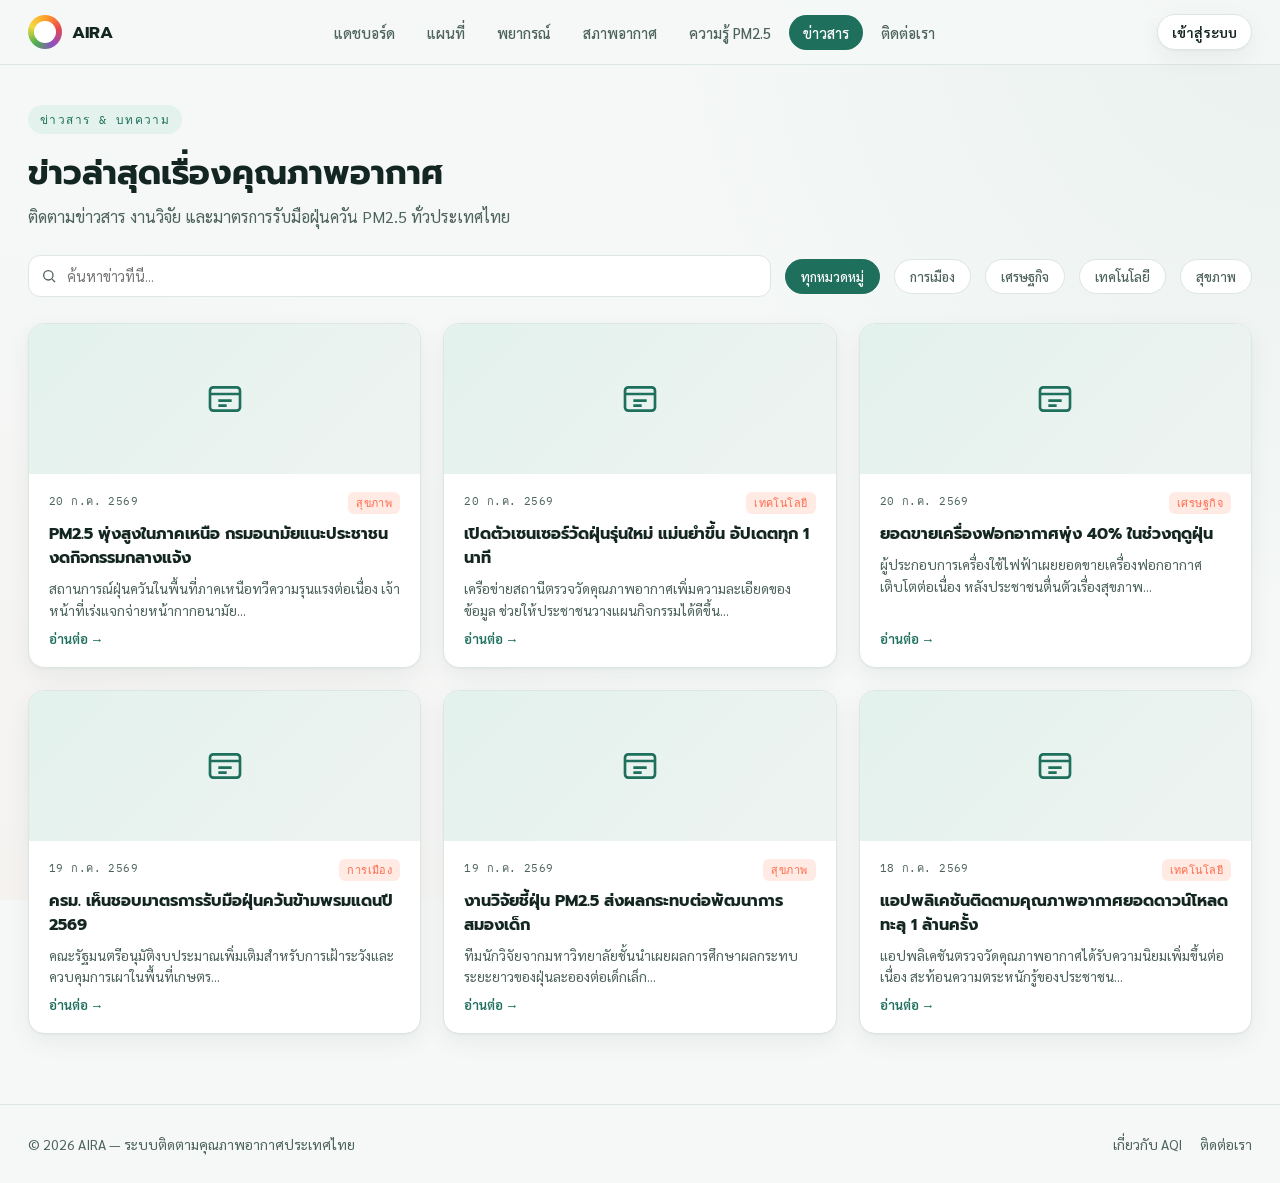
<file: news.html>
<!doctype html>
<html lang="th">
<head>
<meta charset="UTF-8">
<meta name="viewport" content="width=device-width, initial-scale=1.0">
<title>AIRA — ข่าวสาร</title>
<link rel="stylesheet" href="style.css">
<style>
  .news-toolbar{ display:flex; gap:14px; flex-wrap:wrap; align-items:center; margin-bottom: 26px; }
  .search-input2{
    flex:1; min-width:220px; padding: 11px 14px 11px 38px; border-radius: 12px; border:1px solid var(--line);
    background: var(--surface) url('data:image/svg+xml;utf8,<svg xmlns="http://www.w3.org/2000/svg" width="16" height="16" fill="none" stroke="%234C625B" stroke-width="2" viewBox="0 0 24 24"><circle cx="11" cy="11" r="7"/><path d="m21 21-4.3-4.3"/></svg>') no-repeat 12px center;
    font-family: var(--font-body); font-size:.9rem;
  }
  .chip{ padding:8px 15px; border-radius:999px; border:1px solid var(--line); background:#fff; font-size:.82rem; font-weight:500; color: var(--ink-soft); white-space:nowrap; }
  .chip.active{ background: var(--teal); border-color: var(--teal); color:#fff; }
  .news-grid{ display:grid; grid-template-columns:repeat(3,1fr); gap:22px; }
  @media (max-width:900px){ .news-grid{ grid-template-columns:repeat(2,1fr);} }
  @media (max-width:620px){ .news-grid{ grid-template-columns:1fr;} }
  .news-card{ overflow:hidden; padding:0; display:flex; flex-direction:column; }
  .news-thumb{ height:150px; background: linear-gradient(135deg,var(--teal-tint),var(--surface-soft)); display:flex; align-items:center; justify-content:center; color:var(--teal); }
  .news-body{ padding: 18px 20px 20px; display:flex; flex-direction:column; gap:8px; flex:1; }
  .news-meta{ display:flex; justify-content:space-between; font-family:var(--font-mono); font-size:.68rem; color:var(--ink-soft); text-transform:uppercase; letter-spacing:.04em; }
  .news-tag{ background: var(--coral-tint); color: var(--coral); padding:2px 8px; border-radius:6px; }
  .news-body h3{ font-size:1rem; line-height:1.5; font-weight:700; }
  .news-body p{ font-size:.85rem; color:var(--ink-soft); line-height:1.6; flex:1; }
  .read-more{ font-size:.82rem; font-weight:600; color:var(--teal); display:inline-flex; align-items:center; gap:4px; margin-top:auto; }
</style>
</head>
<body>

<header class="topbar">
  <div class="topbar-inner">
    <a href="index.html" class="brand"><span class="brand-mark"></span> AIRA</a>
    <nav class="nav-links">
      <a href="index.html">แดชบอร์ด</a>
      <a href="map.html">แผนที่</a>
      <a href="forecast.html">พยากรณ์</a>
      <a href="weather.html">สภาพอากาศ</a>
      <a href="knowledge.html">ความรู้ PM2.5</a>
      <a href="news.html" class="active">ข่าวสาร</a>
      <a href="contact.html">ติดต่อเรา</a>
    </nav>
    <div class="nav-right">
      <a href="login.html" class="location-pill">เข้าสู่ระบบ</a>
      <button class="menu-btn" aria-label="เมนู"><svg width="22" height="22" viewBox="0 0 24 24" fill="none" stroke="currentColor" stroke-width="2"><path d="M3 6h18M3 12h18M3 18h18"/></svg></button>
    </div>
  </div>
</header>

<main class="shell">
  <div class="page-head">
    <span class="eyebrow">ข่าวสาร & บทความ</span>
    <h1>ข่าวล่าสุดเรื่องคุณภาพอากาศ</h1>
    <p class="sub">ติดตามข่าวสาร งานวิจัย และมาตรการรับมือฝุ่นควัน PM2.5 ทั่วประเทศไทย</p>
  </div>

  <div class="news-toolbar">
    <input class="search-input2" placeholder="ค้นหาข่าวที่นี่...">
    <span class="chip active">ทุกหมวดหมู่</span>
    <span class="chip">การเมือง</span>
    <span class="chip">เศรษฐกิจ</span>
    <span class="chip">เทคโนโลยี</span>
    <span class="chip">สุขภาพ</span>
  </div>

  <div class="news-grid" id="newsGrid"></div>
</main>

<footer>
  <div class="footer-inner">
    <span>© 2026 AIRA — ระบบติดตามคุณภาพอากาศประเทศไทย</span>
    <div class="footer-links"><a href="knowledge.html">เกี่ยวกับ AQI</a><a href="contact.html">ติดต่อเรา</a></div>
  </div>
</footer>

<script src="script.js"></script>
<script>
  const items = [
    {tag:'สุขภาพ', date:'20 ก.ค. 2569', title:'PM2.5 พุ่งสูงในภาคเหนือ กรมอนามัยแนะประชาชนงดกิจกรรมกลางแจ้ง', desc:'สถานการณ์ฝุ่นควันในพื้นที่ภาคเหนือทวีความรุนแรงต่อเนื่อง เจ้าหน้าที่เร่งแจกจ่ายหน้ากากอนามัย...'},
    {tag:'เทคโนโลยี', date:'20 ก.ค. 2569', title:'เปิดตัวเซนเซอร์วัดฝุ่นรุ่นใหม่ แม่นยำขึ้น อัปเดตทุก 1 นาที', desc:'เครือข่ายสถานีตรวจวัดคุณภาพอากาศเพิ่มความละเอียดของข้อมูล ช่วยให้ประชาชนวางแผนกิจกรรมได้ดีขึ้น...'},
    {tag:'เศรษฐกิจ', date:'20 ก.ค. 2569', title:'ยอดขายเครื่องฟอกอากาศพุ่ง 40% ในช่วงฤดูฝุ่น', desc:'ผู้ประกอบการเครื่องใช้ไฟฟ้าเผยยอดขายเครื่องฟอกอากาศเติบโตต่อเนื่อง หลังประชาชนตื่นตัวเรื่องสุขภาพ...'},
    {tag:'การเมือง', date:'19 ก.ค. 2569', title:'ครม. เห็นชอบมาตรการรับมือฝุ่นควันข้ามพรมแดนปี 2569', desc:'คณะรัฐมนตรีอนุมัติงบประมาณเพิ่มเติมสำหรับการเฝ้าระวังและควบคุมการเผาในพื้นที่เกษตร...'},
    {tag:'สุขภาพ', date:'19 ก.ค. 2569', title:'งานวิจัยชี้ฝุ่น PM2.5 ส่งผลกระทบต่อพัฒนาการสมองเด็ก', desc:'ทีมนักวิจัยจากมหาวิทยาลัยชั้นนำเผยผลการศึกษาผลกระทบระยะยาวของฝุ่นละอองต่อเด็กเล็ก...'},
    {tag:'เทคโนโลยี', date:'18 ก.ค. 2569', title:'แอปพลิเคชันติดตามคุณภาพอากาศยอดดาวน์โหลดทะลุ 1 ล้านครั้ง', desc:'แอปพลิเคชันตรวจวัดคุณภาพอากาศได้รับความนิยมเพิ่มขึ้นต่อเนื่อง สะท้อนความตระหนักรู้ของประชาชน...'},
  ];
  const grid = document.getElementById('newsGrid');
  items.forEach((n,i) => {
    const card = document.createElement('div');
    card.className = 'card news-card';
    card.innerHTML = `
      <div class="news-thumb">
        <svg width="40" height="40" viewBox="0 0 24 24" fill="none" stroke="currentColor" stroke-width="1.6"><rect x="3" y="5" width="18" height="14" rx="2"/><path d="M3 9h18M8 13h8M8 16h5"/></svg>
      </div>
      <div class="news-body">
        <div class="news-meta"><span>${n.date}</span><span class="news-tag">${n.tag}</span></div>
        <h3>${n.title}</h3>
        <p>${n.desc}</p>
        <a href="#" class="read-more">อ่านต่อ →</a>
      </div>`;
    grid.appendChild(card);
  });
</script>
</body>
</html>
</file>
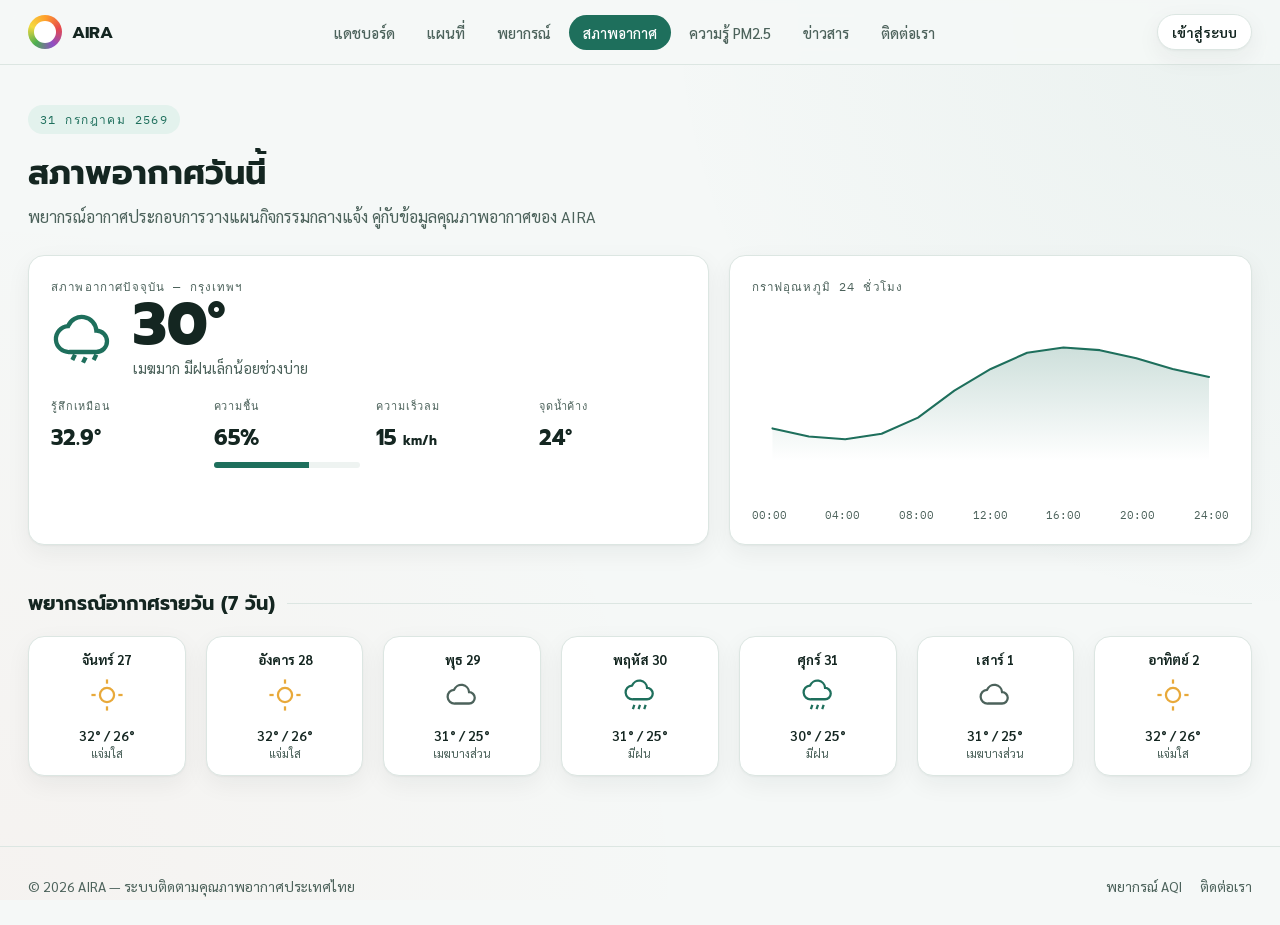
<file: weather.html>
<!doctype html>
<html lang="th">
<head>
<meta charset="UTF-8">
<meta name="viewport" content="width=device-width, initial-scale=1.0">
<title>AIRA — สภาพอากาศ</title>
<link rel="stylesheet" href="style.css">
<style>
  .weather-hero{ display:flex; align-items:center; gap:18px; }
  .temp-big{ font-family: var(--font-display); font-weight:800; font-size: 3.6rem; line-height:1; }
  .metric-grid{ display:grid; grid-template-columns:repeat(4,1fr); gap:16px; margin-top:20px; }
  @media (max-width:760px){ .metric-grid{ grid-template-columns:repeat(2,1fr);} }
  .metric-box .label{ font-family: var(--font-mono); font-size:.68rem; letter-spacing:.08em; text-transform:uppercase; color:var(--ink-soft); }
  .metric-box .val{ font-family: var(--font-display); font-weight:700; font-size:1.35rem; margin-top:6px; }
  .humid-bar{ height:6px; border-radius:999px; background:var(--surface-soft); margin-top:8px; overflow:hidden; }
  .humid-bar span{ display:block; height:100%; background:var(--teal); }
  .fday{ text-align:center; padding:14px 6px; }
  .fday .d{ font-weight:700; font-size:.82rem; }
  .fday .ic{ margin:10px auto; }
  .fday .t{ font-size:.85rem; font-weight:600; }
  .fday .desc{ font-size:.72rem; color:var(--ink-soft); margin-top:2px; }
</style>
</head>
<body>

<header class="topbar">
  <div class="topbar-inner">
    <a href="index.html" class="brand"><span class="brand-mark"></span> AIRA</a>
    <nav class="nav-links">
      <a href="index.html">แดชบอร์ด</a>
      <a href="map.html">แผนที่</a>
      <a href="forecast.html">พยากรณ์</a>
      <a href="weather.html" class="active">สภาพอากาศ</a>
      <a href="knowledge.html">ความรู้ PM2.5</a>
      <a href="news.html">ข่าวสาร</a>
      <a href="contact.html">ติดต่อเรา</a>
    </nav>
    <div class="nav-right">
      <a href="login.html" class="location-pill">เข้าสู่ระบบ</a>
      <button class="menu-btn" aria-label="เมนู"><svg width="22" height="22" viewBox="0 0 24 24" fill="none" stroke="currentColor" stroke-width="2"><path d="M3 6h18M3 12h18M3 18h18"/></svg></button>
    </div>
  </div>
</header>

<main class="shell">
  <div class="page-head">
    <span class="eyebrow">31 กรกฎาคม 2569</span>
    <h1>สภาพอากาศวันนี้</h1>
    <p class="sub">พยากรณ์อากาศประกอบการวางแผนกิจกรรมกลางแจ้ง คู่กับข้อมูลคุณภาพอากาศของ AIRA</p>
  </div>

  <div class="grid g-2">
    <div class="card">
      <div class="card-title">สภาพอากาศปัจจุบัน — กรุงเทพฯ</div>
      <div class="weather-hero">
        <svg width="64" height="64" viewBox="0 0 24 24" fill="none" stroke="var(--teal)" stroke-width="1.6"><path d="M17 18a4 4 0 0 0 0-8 5.5 5.5 0 0 0-10.6-1.7A4.5 4.5 0 0 0 7 18h10Z"/><path d="M8 21l1-2M12 22l1-2M16 21l1-2"/></svg>
        <div>
          <div class="temp-big">30°</div>
          <div style="color:var(--ink-soft);font-size:.92rem;margin-top:4px;">เมฆมาก มีฝนเล็กน้อยช่วงบ่าย</div>
        </div>
      </div>
      <div class="metric-grid">
        <div class="metric-box"><div class="label">รู้สึกเหมือน</div><div class="val">32.9°</div></div>
        <div class="metric-box">
          <div class="label">ความชื้น</div><div class="val">65%</div>
          <div class="humid-bar"><span style="width:65%;"></span></div>
        </div>
        <div class="metric-box"><div class="label">ความเร็วลม</div><div class="val">15 <small style="font-size:.8rem;">km/h</small></div></div>
        <div class="metric-box"><div class="label">จุดน้ำค้าง</div><div class="val">24°</div></div>
      </div>
    </div>

    <div class="card">
      <div class="card-title">กราฟอุณหภูมิ 24 ชั่วโมง</div>
      <div id="tempChart"></div>
    </div>
  </div>

  <div class="section-title"><h2>พยากรณ์อากาศรายวัน (7 วัน)</h2></div>
  <div class="grid" style="grid-template-columns:repeat(7,1fr);" id="weekGrid"></div>
</main>

<footer>
  <div class="footer-inner">
    <span>© 2026 AIRA — ระบบติดตามคุณภาพอากาศประเทศไทย</span>
    <div class="footer-links"><a href="forecast.html">พยากรณ์ AQI</a><a href="contact.html">ติดต่อเรา</a></div>
  </div>
</footer>

<script src="script.js"></script>
<script>
  // Temperature line chart (own draw, not AQI-banded)
  const tData = [16,14.5,14,15,18,23,27,30,31,30.5,29,27,25.5];
  const labels = ['00:00','','04:00','','08:00','','12:00','','16:00','','20:00','','24:00'];
  const w=560,h=200,pad=24,min=10,max=34;
  const pts = tData.map((v,i)=>{
    const x = pad + (i/(tData.length-1))*(w-pad*2);
    const y = h-pad-((v-min)/(max-min))*(h-pad*2);
    return [x,y];
  });
  const path = pts.map((p,i)=>(i===0?'M':'L')+p[0].toFixed(1)+','+p[1].toFixed(1)).join(' ');
  const area = path + ` L${pts[pts.length-1][0]},${h-pad} L${pts[0][0]},${h-pad} Z`;
  document.getElementById('tempChart').innerHTML = `
    <svg viewBox="0 0 ${w} ${h}" width="100%" height="${h}">
      <defs><linearGradient id="tg" x1="0" y1="0" x2="0" y2="1">
        <stop offset="0%" stop-color="var(--teal)" stop-opacity=".22"/>
        <stop offset="100%" stop-color="var(--teal)" stop-opacity="0"/>
      </linearGradient></defs>
      <path d="${area}" fill="url(#tg)"/>
      <path d="${path}" fill="none" stroke="var(--teal)" stroke-width="2.4" stroke-linecap="round" stroke-linejoin="round"/>
    </svg>
    <div class="chart-axis">${labels.map(l=>`<span>${l}</span>`).join('')}</div>
  `;

  const week = [
    {d:'จันทร์ 27', hi:32, lo:26, desc:'แจ่มใส', icon:'sun'},
    {d:'อังคาร 28', hi:32, lo:26, desc:'แจ่มใส', icon:'sun'},
    {d:'พุธ 29', hi:31, lo:25, desc:'เมฆบางส่วน', icon:'cloud'},
    {d:'พฤหัส 30', hi:31, lo:25, desc:'มีฝน', icon:'rain'},
    {d:'ศุกร์ 31', hi:30, lo:25, desc:'มีฝน', icon:'rain'},
    {d:'เสาร์ 1', hi:31, lo:25, desc:'เมฆบางส่วน', icon:'cloud'},
    {d:'อาทิตย์ 2', hi:32, lo:26, desc:'แจ่มใส', icon:'sun'},
  ];
  const icons = {
    sun: '<circle cx="12" cy="12" r="5" fill="none" stroke="#E8A93A" stroke-width="1.6"/><g stroke="#E8A93A" stroke-width="1.6"><line x1="12" y1="1" x2="12" y2="4"/><line x1="12" y1="20" x2="12" y2="23"/><line x1="1" y1="12" x2="4" y2="12"/><line x1="20" y1="12" x2="23" y2="12"/></g>',
    cloud: '<path d="M17 18a4 4 0 0 0 0-8 5.5 5.5 0 0 0-10.6-1.7A4.5 4.5 0 0 0 7 18h10Z" fill="none" stroke="var(--ink-soft)" stroke-width="1.6"/>',
    rain: '<path d="M17 15a4 4 0 0 0 0-8 5.5 5.5 0 0 0-10.6-1.7A4.5 4.5 0 0 0 7 15h10Z" fill="none" stroke="var(--teal)" stroke-width="1.6"/><g stroke="var(--teal)" stroke-width="1.6"><line x1="8" y1="19" x2="7" y2="22"/><line x1="12" y1="19" x2="11" y2="22"/><line x1="16" y1="19" x2="15" y2="22"/></g>',
  };
  const wGrid = document.getElementById('weekGrid');
  week.forEach(d => {
    const card = document.createElement('div');
    card.className = 'card fday';
    card.innerHTML = `<div class="d">${d.d}</div>
      <svg class="ic" width="34" height="34" viewBox="0 0 24 24">${icons[d.icon]}</svg>
      <div class="t">${d.hi}° / ${d.lo}°</div>
      <div class="desc">${d.desc}</div>`;
    wGrid.appendChild(card);
  });
</script>
</body>
</html>
</file>
<file: style.css>
/* ============================================================
   AIRA — Air Quality Watch Thailand
   Design system: "Breath Ring"
   ============================================================ */

@import url('https://fonts.googleapis.com/css2?family=Prompt:wght@400;500;600;700;800&family=Sarabun:wght@300;400;500;600;700&family=IBM+Plex+Mono:wght@400;500;600&display=swap');

:root{
  /* --- Palette --- */
  --bg:            #F5F8F7;
  --surface:       #FFFFFF;
  --surface-soft:  #EEF3F1;
  --ink:           #142621;
  --ink-soft:      #4C625B;
  --line:          #DCE6E2;

  --teal:          #1E6F5C;
  --teal-deep:     #0F4A3C;
  --teal-tint:     #E3F2ED;
  --coral:         #FF6B4A;
  --coral-tint:    #FFEAE4;

  /* --- AQI scale (the shared color language of the whole site) --- */
  --aqi-good:      #4CAF50;
  --aqi-moderate:  #F4D93E;
  --aqi-sensitive: #FF9E2C;
  --aqi-unhealthy: #E5484D;
  --aqi-verybad:   #8E4EC6;
  --aqi-hazard:    #6B2739;

  --radius-s: 10px;
  --radius-m: 16px;
  --radius-l: 24px;
  --shadow-card: 0 1px 2px rgba(20,38,33,.04), 0 8px 24px rgba(20,38,33,.06);
  --shadow-hover: 0 4px 8px rgba(20,38,33,.06), 0 16px 32px rgba(20,38,33,.10);

  --font-display: 'Prompt', 'Sarabun', sans-serif;
  --font-body: 'Sarabun', sans-serif;
  --font-mono: 'IBM Plex Mono', monospace;
}

*{ box-sizing: border-box; }
html{ scroll-behavior: smooth; }
body{
  margin:0;
  background: var(--bg);
  color: var(--ink);
  font-family: var(--font-body);
  -webkit-font-smoothing: antialiased;
  background-image:
    radial-gradient(circle at 100% 0%, rgba(30,111,92,.05), transparent 40%),
    radial-gradient(circle at 0% 100%, rgba(255,107,74,.04), transparent 45%);
  background-attachment: fixed;
}
h1,h2,h3,h4{ font-family: var(--font-display); margin: 0; color: var(--ink); }
p{ margin: 0; }
a{ color: inherit; text-decoration: none; }
img{ max-width: 100%; display:block; }
button{ font-family: inherit; cursor: pointer; }
:focus-visible{ outline: 2px solid var(--teal); outline-offset: 2px; }

.mono{ font-family: var(--font-mono); }

/* ---------------- Layout shell ---------------- */
.shell{ max-width: 1280px; margin: 0 auto; padding: 0 28px; }

/* ---------------- Top nav ---------------- */
.topbar{
  position: sticky; top:0; z-index: 50;
  background: rgba(245,248,247,.86);
  backdrop-filter: blur(10px);
  border-bottom: 1px solid var(--line);
}
.topbar-inner{
  max-width: 1280px; margin:0 auto; padding: 14px 28px;
  display:flex; align-items:center; justify-content:space-between; gap: 20px;
}
.brand{ display:flex; align-items:center; gap:10px; font-family: var(--font-display); font-weight:700; font-size: 1.05rem; letter-spacing: .2px; }
.brand-mark{
  width: 34px; height:34px; border-radius: 50%;
  background: conic-gradient(from 220deg, var(--aqi-good), var(--aqi-moderate), var(--aqi-sensitive), var(--aqi-unhealthy), var(--aqi-verybad), var(--aqi-good));
  position: relative; flex: none;
  animation: spin 14s linear infinite;
}
.brand-mark::after{
  content:''; position:absolute; inset: 6px; border-radius:50%; background: var(--surface);
}
@keyframes spin{ to{ transform: rotate(360deg); } }

.nav-links{ display:flex; align-items:center; gap: 4px; flex-wrap: wrap; }
.nav-links a{
  padding: 8px 14px; border-radius: 999px; font-size: .92rem; font-weight: 500; color: var(--ink-soft);
  transition: background .15s, color .15s;
  white-space: nowrap;
}
.nav-links a:hover{ background: var(--surface-soft); color: var(--ink); }
.nav-links a.active{ background: var(--teal); color: #fff; }

.nav-right{ display:flex; align-items:center; gap:10px; }
.location-pill{
  display:flex; align-items:center; gap:8px;
  padding: 8px 14px; border-radius: 999px; background: var(--surface);
  border: 1px solid var(--line); font-size: .88rem; font-weight: 600;
  box-shadow: var(--shadow-card);
}
.location-pill svg{ width:14px; height:14px; color: var(--coral); }

.menu-btn{ display:none; background:none; border:none; padding:8px; }

/* ---------------- Page header ---------------- */
.page-head{ padding: 40px 0 28px; }
.eyebrow{
  display:inline-flex; align-items:center; gap:8px;
  font-family: var(--font-mono); font-size: .74rem; letter-spacing: .12em; text-transform: uppercase;
  color: var(--teal); background: var(--teal-tint); padding: 5px 12px; border-radius: 999px; margin-bottom: 14px;
}
.page-head h1{ font-size: clamp(1.6rem, 2.6vw, 2.3rem); font-weight: 700; }
.page-head .sub{ margin-top:8px; color: var(--ink-soft); font-size: 1rem; max-width: 640px; }

/* ---------------- Grid & cards ---------------- */
.grid{ display:grid; gap: 20px; }
.g-3{ grid-template-columns: 1.05fr 1fr 1fr; }
.g-2{ grid-template-columns: 1.3fr 1fr; }

.card{
  background: var(--surface);
  border: 1px solid var(--line);
  border-radius: var(--radius-m);
  box-shadow: var(--shadow-card);
  padding: 22px;
  transition: box-shadow .2s, transform .2s;
}
.card:hover{ box-shadow: var(--shadow-hover); }
.card-head{
  display:flex; align-items:center; justify-content:space-between; gap:10px; margin-bottom: 16px;
}
.card-title{
  font-family: var(--font-mono); font-size: .72rem; letter-spacing: .1em; text-transform: uppercase; color: var(--ink-soft);
  display:flex; align-items:center; gap:8px;
}
.card-title .num{
  width:20px;height:20px;border-radius:50%;background:var(--surface-soft);color:var(--teal);
  display:inline-flex;align-items:center;justify-content:center;font-weight:700;font-size:.68rem;
}

.section-title{ display:flex; align-items:center; gap:12px; margin: 44px 0 18px; }
.section-title h2{ font-size: 1.2rem; font-weight:700; }
.section-title::after{ content:''; flex:1; height:1px; background: var(--line); }

/* ---------------- AQI gauge (signature "breath ring") ---------------- */
.aqi-hero{ display:flex; align-items:center; gap: 22px; flex-wrap: wrap; }
.aqi-number{ font-family: var(--font-display); font-weight:800; font-size: 3.6rem; line-height:1; color: var(--ink); }
.aqi-badge{
  display:inline-block; margin-top:10px; padding: 6px 14px; border-radius: 999px;
  font-weight:700; font-size:.85rem; letter-spacing:.02em;
}
.ring-wrap{ position:relative; width:118px; height:118px; flex:none; }
.ring-wrap svg{ transform: rotate(-90deg); animation: breathe 4.2s ease-in-out infinite; transform-origin: center; }
@keyframes breathe{ 0%,100%{ transform: rotate(-90deg) scale(1);} 50%{ transform: rotate(-90deg) scale(1.035);} }
.ring-bg{ fill:none; stroke: var(--surface-soft); stroke-width:10; }
.ring-fg{ fill:none; stroke-width:10; stroke-linecap: round; transition: stroke-dashoffset 1s ease; }

.stat-pair{ display:flex; gap:14px; }
.stat-box{ flex:1; }
.stat-box .label{ font-family: var(--font-mono); font-size:.68rem; letter-spacing:.08em; text-transform:uppercase; color: var(--ink-soft); }
.stat-box .value{ font-family: var(--font-display); font-weight:700; font-size:1.6rem; margin-top: 4px; }
.stat-box .value small{ font-size:.9rem; font-weight:500; color: var(--ink-soft); }

/* ---------------- AQI scale legend ---------------- */
.aqi-scale{ display:flex; border-radius: 999px; overflow:hidden; height:10px; }
.aqi-scale span{ flex:1; }
.aqi-legend{ display:flex; flex-wrap:wrap; gap: 10px 18px; margin-top: 12px; font-size: .8rem; color: var(--ink-soft); }
.aqi-legend .dot{ display:inline-block; width:9px; height:9px; border-radius:50%; margin-right:6px; }

/* ---------------- Lists ---------------- */
.advisory{ display:flex; gap:14px; margin-bottom: 12px; }
.advisory:last-child{ margin-bottom: 0; }
.advisory .ic{
  width:38px; height:38px; border-radius: var(--radius-s); background: var(--teal-tint); color: var(--teal);
  display:flex; align-items:center; justify-content:center; flex: none;
}
.advisory p{ font-size:.92rem; color: var(--ink); line-height:1.5; }
.advisory .ic.warn{ background: var(--coral-tint); color: var(--coral); }

.btn{
  display:inline-flex; align-items:center; justify-content:center; gap:8px;
  padding: 12px 20px; border-radius: 999px; border:none; font-weight:600; font-size:.92rem;
  transition: transform .15s, box-shadow .15s;
}
.btn-primary{ background: var(--teal); color:#fff; box-shadow: 0 6px 16px rgba(30,111,92,.28); }
.btn-primary:hover{ transform: translateY(-1px); box-shadow: 0 10px 22px rgba(30,111,92,.34); }
.btn-outline{ background:#fff; border:1px solid var(--line); color: var(--ink); }
.btn-outline:hover{ border-color: var(--teal); color: var(--teal); }
.btn-block{ width:100%; }

/* ---------------- Trend chart ---------------- */
.chart-wrap{ position:relative; }
.chart-bands{ position:absolute; inset:0; border-radius: var(--radius-s); overflow:hidden; opacity:.16; }
.chart-bands span{ display:block; width:100%; }
.chart-axis{ display:flex; justify-content:space-between; margin-top:8px; font-family: var(--font-mono); font-size:.68rem; color: var(--ink-soft); }

/* ---------------- Footer ---------------- */
footer{ margin-top: 70px; border-top: 1px solid var(--line); }
.footer-inner{ max-width:1280px; margin:0 auto; padding: 30px 28px; display:flex; align-items:center; justify-content:space-between; gap:16px; flex-wrap:wrap; color: var(--ink-soft); font-size:.86rem; }
.footer-links{ display:flex; gap:18px; }

/* ---------------- Table ---------------- */
table{ width:100%; border-collapse: collapse; font-size:.9rem; }
th{ text-align:left; font-family: var(--font-mono); font-size:.68rem; letter-spacing:.08em; text-transform:uppercase; color: var(--ink-soft); padding: 10px 8px; border-bottom: 1px solid var(--line); }
td{ padding: 12px 8px; border-bottom: 1px solid var(--line); vertical-align:middle; }
tr:last-child td{ border-bottom:none; }
.aqi-pill{ display:inline-flex; align-items:center; gap:6px; font-weight:700; }
.aqi-dot{ width:9px; height:9px; border-radius:50%; }

/* ---------------- Responsive ---------------- */
@media (max-width: 980px){
  .g-3, .g-2{ grid-template-columns: 1fr; }
  .nav-links{ display:none; }
  .menu-btn{ display:inline-flex; }
}
</file>
